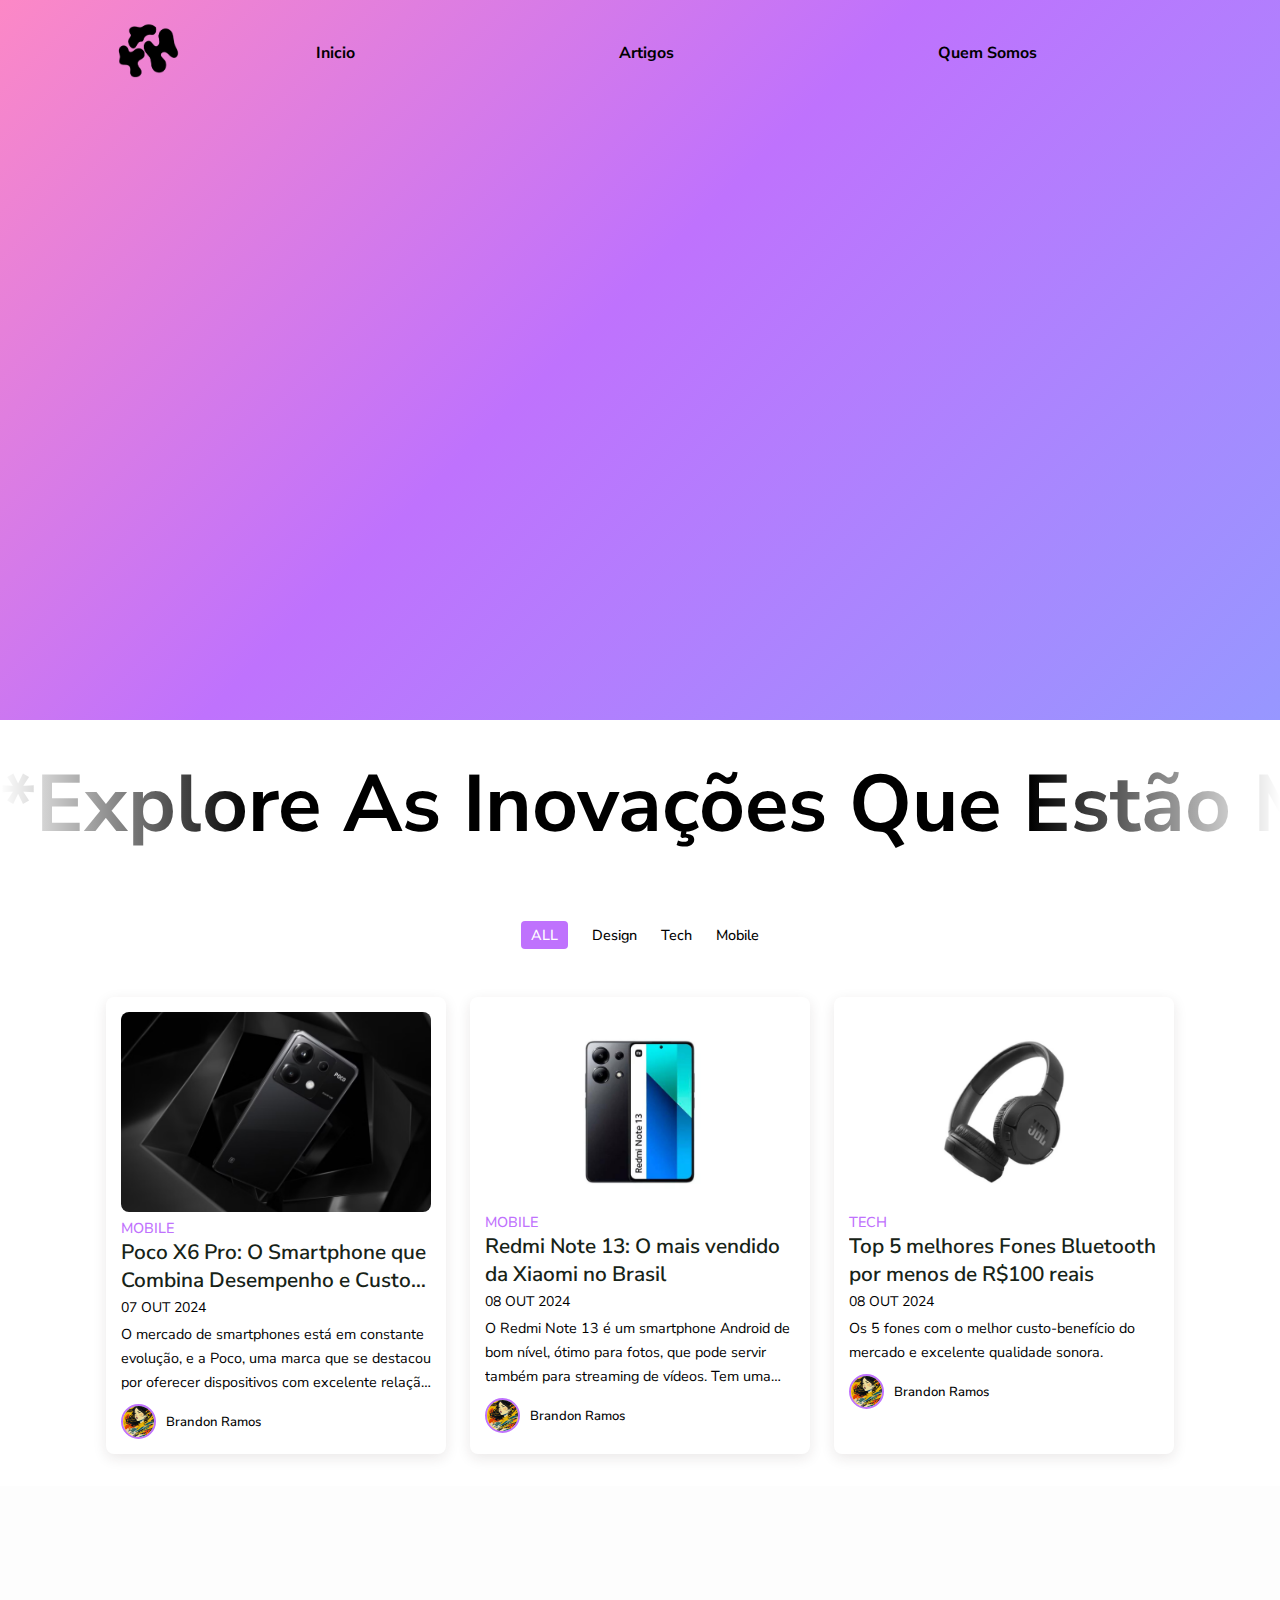
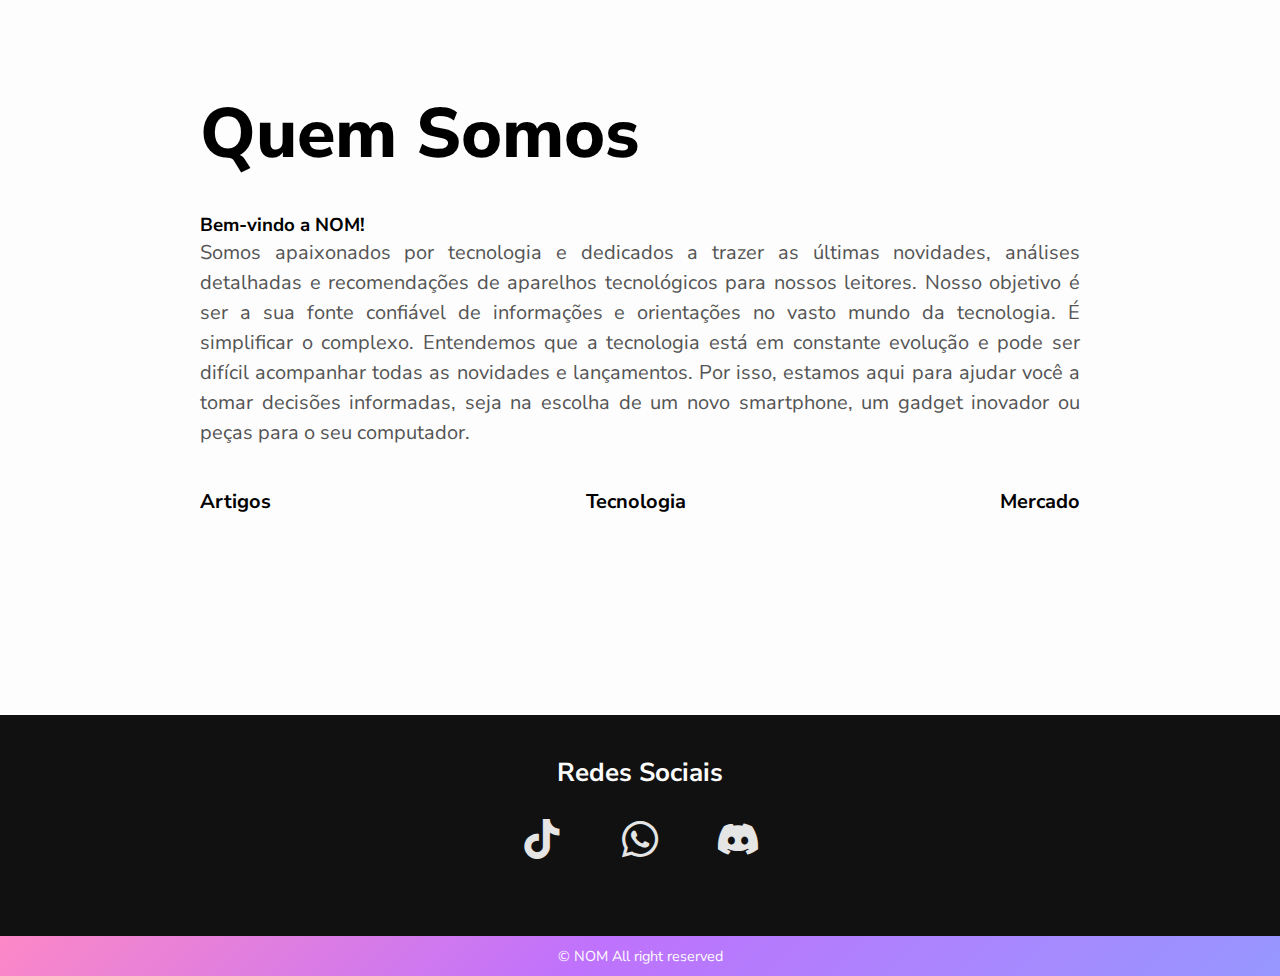
<file: index.html>
<!DOCTYPE html>
<html lang="pt-br">
  <head>
    <meta charset="UTF-8" />
    <meta name="viewport" content="width=device-width, initial-scale=1.0" />
    <link
      href="https://unpkg.com/boxicons@2.1.4/css/boxicons.min.css"
      rel="stylesheet"
    />
    <link rel="shortcut icon" href="logosBuy/logoNom.png" type="image/x-icon" />

    <link rel="stylesheet" href="buy.css" />
    <title>Nom</title>
  </head>
  <body>
    <header id="header">
      <div class="container">
        <div class="flex">
          <a href="index.html"
            ><img class="logo" src="logosBuy/logoNom.png" alt=""
          /></a>
          <nav>
            <ul>
              <li><a href="index.html">Inicio</a></li>
              <li><a href="#about-section">Artigos</a></li>
              <li><a href="#quem-somos">Quem Somos</a></li>
            </ul>
          </nav>

          <div class="mobile-menu-icon">
            <button onclick="menuShow()">
              <img class="icon" src="img/icons8-menu-48.svg" alt="" />
            </button>
          </div>
        </div>
        <!-- flex -->
        <div class="mobile-menu">
          <ul>
            <li><a href="index.html">Inicio</a></li>
            <li><a href="#about-section">Artigos</a></li>
            <li><a href="#quem-somos">Quem Somos</a></li>
          </ul>
        </div>
      </div>
      <!-- container -->
    </header>

    <section class="banner">
      <h1>Descubra novas tecnologias</h1>
      <h2>Fique por dentro das tendências e inovações</h2>
    </section>

    <div class="text">
      <div class="text-slide">
        <h1>
          *Explore as inovações que estão moldando o futuro, onde tecnologia e
          produtos se encontram para transformar experiências e impulsionar
          negócios
        </h1>
      </div>

      <div class="text-slide">
        <h1>
          *Explore as inovações que estão moldando o futuro, onde tecnologia e
          produtos se encontram para transformar experiências e impulsionar
          negócios
        </h1>
      </div>
    </div>

    <!-- Post filter -->
    <div class="post-filter container" id="about-section">
      <span class="filter-item active-filter" data-filter="all">ALL</span>
      <span class="filter-item" data-filter="design">Design</span>
      <span class="filter-item" data-filter="tech">Tech</span>
      <span class="filter-item" data-filter="mobile">Mobile</span>
    </div>
    <!-- Post -->
    <section class="post container">
      <!-- Post box1 -->
      <div class="post-box mobile">
        <img src="img/POCO-X6-10-800x450.avif" alt="" class="post-img" />
        <h2 class="category">Mobile</h2>
        <a href="PostsBlog/post-pagePocox6Pro.html" class="post-title">
          Poco X6 Pro: O Smartphone que Combina Desempenho e Custo-Benefício
        </a>
        <span class="post-date">07 Out 2024</span>
        <p class="description">
          O mercado de smartphones está em constante evolução, e a Poco, uma
          marca que se destacou por oferecer dispositivos com excelente relação
          custo-benefício, traz mais um modelo promissor: o Poco X6 Pro.
          Combinando desempenho robusto, design atraente e recursos inovadores,
          este smartphone é uma opção atrativa para quem busca qualidade sem
          estourar o orçamento.
        </p>
        <!-- profile -->
        <div class="profile">
          <img src="img/box1.jpg" alt="" class="profile-img" />
          <span class="profile-name">Brandon Ramos</span>
        </div>
      </div>

      <!-- Post box2  -->
      <div class="post-box mobile">
        <img
          src="img/ReadmiNote13.png"
          alt=""
          class="post-img"
          style="
            width: 50%;
            display: flex;
            justify-content: center;
            align-items: center;
            margin: 0 auto;
          "
        />
        <h2 class="category">Mobile</h2>
        <a href="PostsBlog/post-pageReadmi13Pro.html" class="post-title">
          Redmi Note 13: O mais vendido da Xiaomi no Brasil
        </a>
        <span class="post-date">08 Out 2024</span>
        <p class="description">
          O Redmi Note 13 é um smartphone Android de bom nível, ótimo para
          fotos, que pode servir também para streaming de vídeos. Tem uma
          bateria OK e carregamento rápido.
        </p>
        <!-- profile -->
        <div class="profile">
          <img src="img/box1.jpg" alt="" class="profile-img" />
          <span class="profile-name">Brandon Ramos</span>
        </div>
      </div>

      <!-- Post box3  -->
      <div class="post-box tech">
        <img
          src="img/BT-510.png"
          alt=""
          class="post-img"
          style="
            width: 50%;
            display: flex;
            justify-content: center;
            align-items: center;
            margin: 0 auto;
          "
        />
        <h2 class="category">Tech</h2>
        <a href="PostsBlog/post-pageFonesBT.html" class="post-title">
          Top 5 melhores Fones Bluetooth por menos de R$100 reais
        </a>
        <span class="post-date">08 Out 2024</span>
        <p class="description">
          Os 5 fones com o melhor custo-benefício do mercado e excelente
          qualidade sonora.
        </p>
        <!-- profile -->
        <div class="profile">
          <img src="img/box1.jpg" alt="" class="profile-img" />
          <span class="profile-name">Brandon Ramos</span>
        </div>
      </div>
    </section>

    <div class="about-section" id="quem-somos">
      <div class="inner-container">
        <h2>Quem Somos</h2>
        <h3>Bem-vindo a NOM!</h3>
        <p class="text-about">
          Somos apaixonados por tecnologia e dedicados a trazer as últimas
          novidades, análises detalhadas e recomendações de aparelhos
          tecnológicos para nossos leitores. Nosso objetivo é ser a sua fonte
          confiável de informações e orientações no vasto mundo da tecnologia. É
          simplificar o complexo. Entendemos que a tecnologia está em constante
          evolução e pode ser difícil acompanhar todas as novidades e
          lançamentos. Por isso, estamos aqui para ajudar você a tomar decisões
          informadas, seja na escolha de um novo smartphone, um gadget inovador
          ou peças para o seu computador.
        </p>
        <div class="skills-about">
          <span>Artigos</span>
          <span>Tecnologia</span>
          <span>Mercado</span>
        </div>
      </div>
    </div>

    <div class="pre-footer">
      <h2>Redes Sociais</h2>
      <div class="pre-social-links">
        <a href=""><i class="bx bxl-tiktok"></i></a>
        <a href=""><i class="bx bxl-whatsapp"></i></a>
        <a href=""><i class="bx bxl-discord-alt"></i></a>
      </div>
    </div>
    <div class="footer">
      <p>&#169; NOM All right reserved</p>
    </div>

    <!-- JQuery link -->
    <script
      src="https://code.jquery.com/jquery-3.7.1.js"
      integrity="sha256-eKhayi8LEQwp4NKxN+CfCh+3qOVUtJn3QNZ0TciWLP4="
      crossorigin="anonymous"
    ></script>
    <!-- Js -->
    <script src="main.js"></script>
    <script src="index.js"></script>
  </body>
</html>
</file>
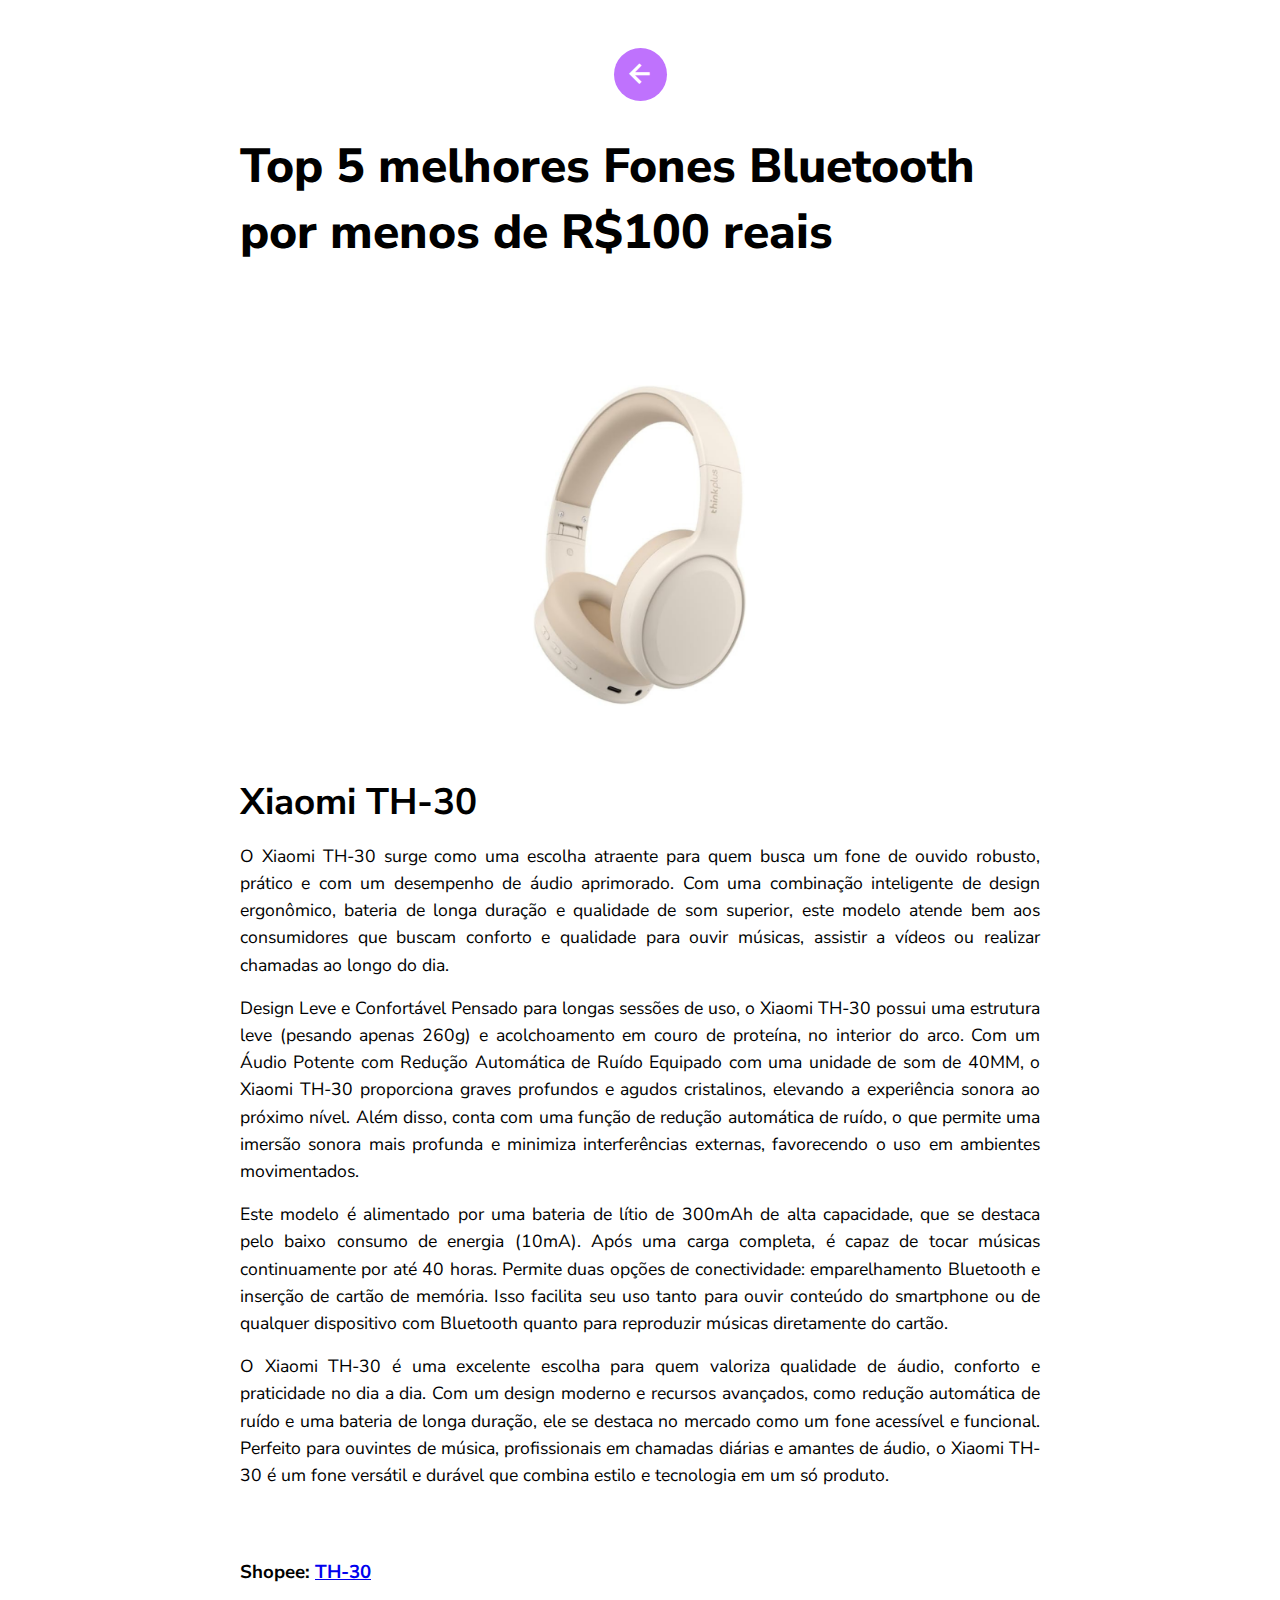
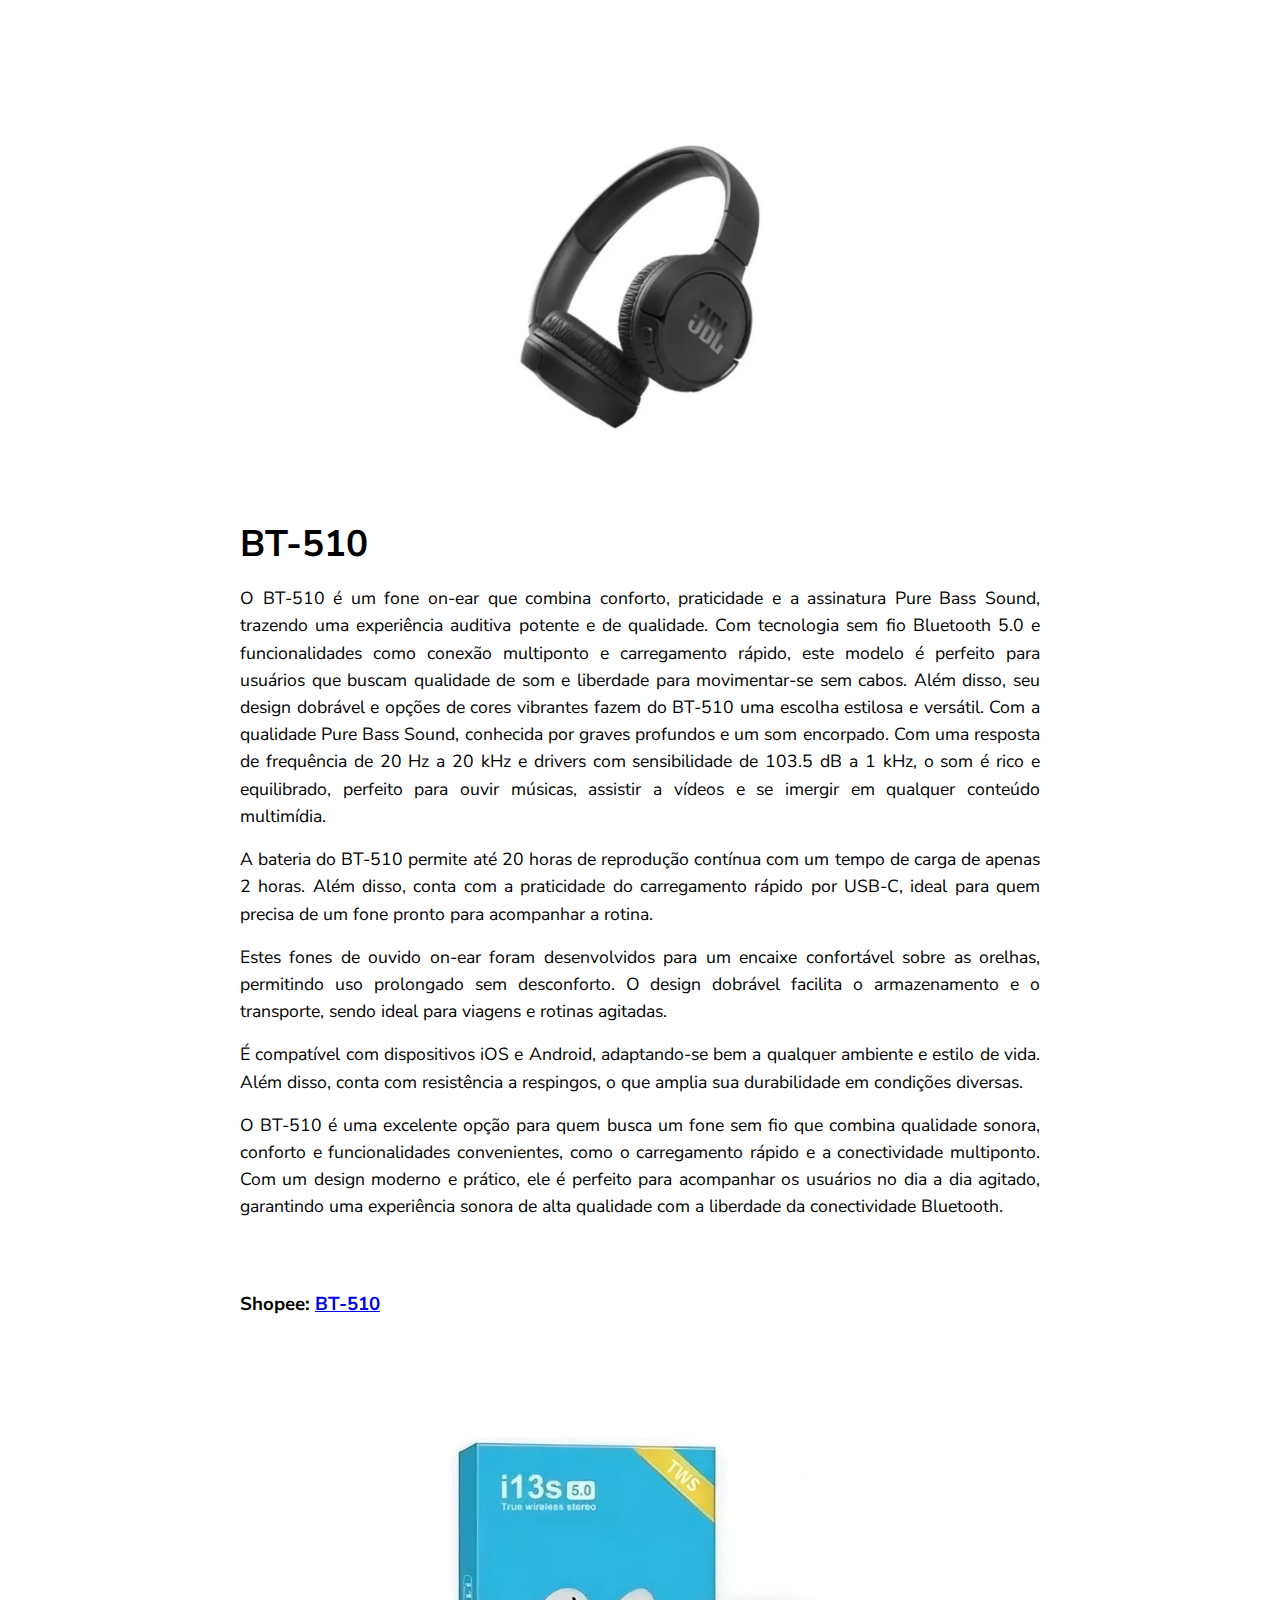
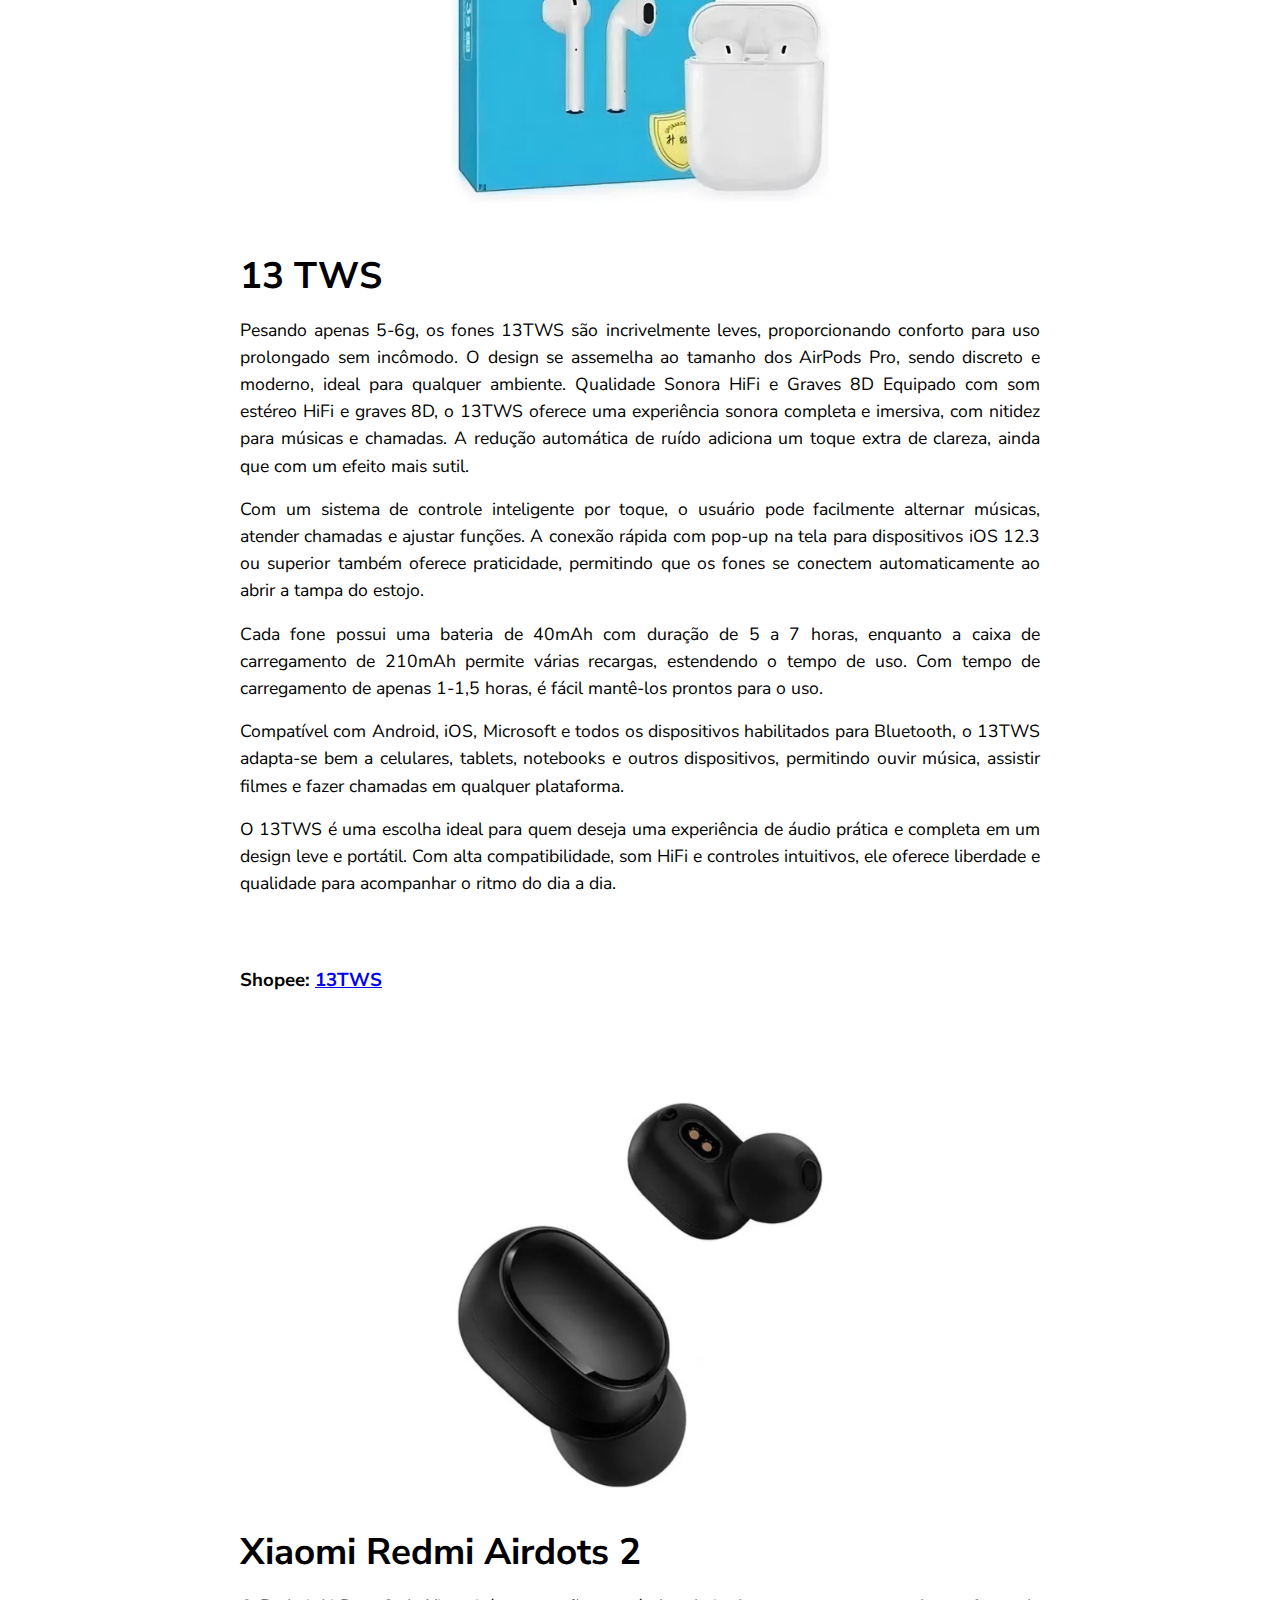
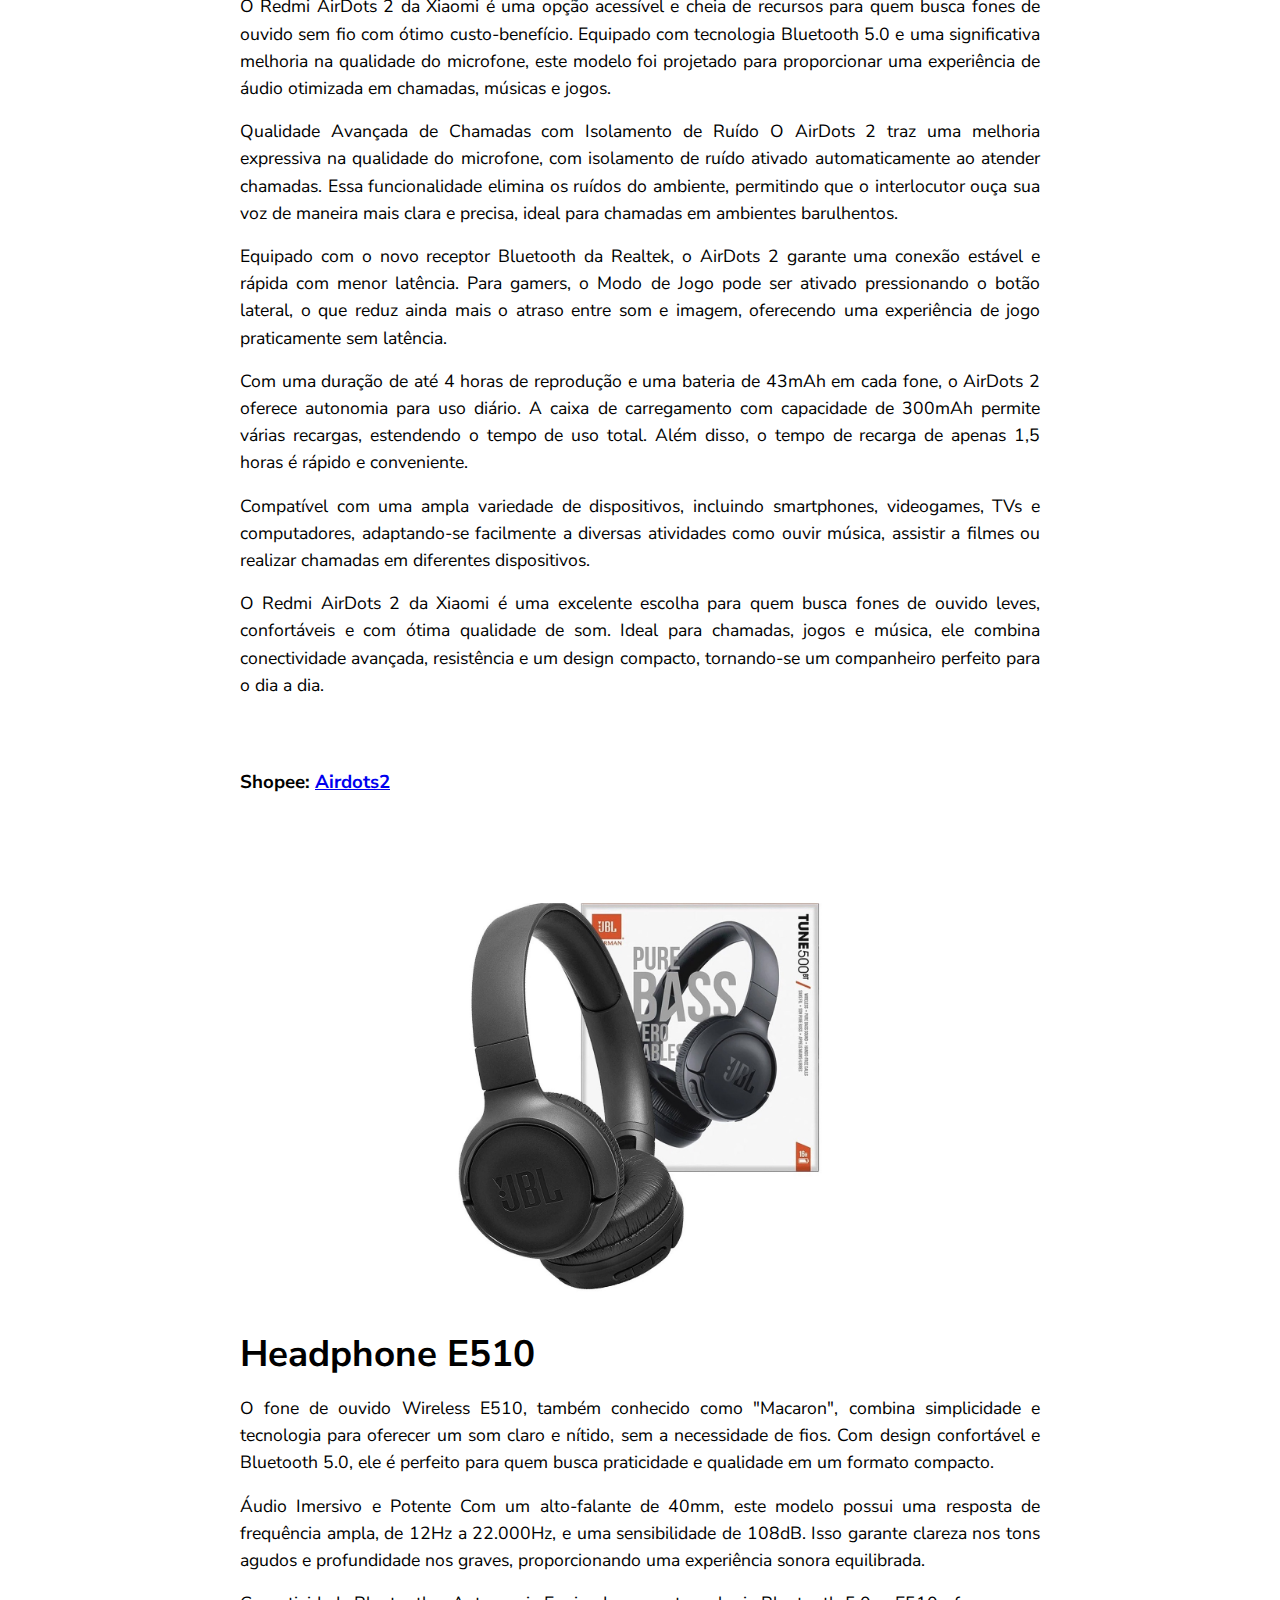
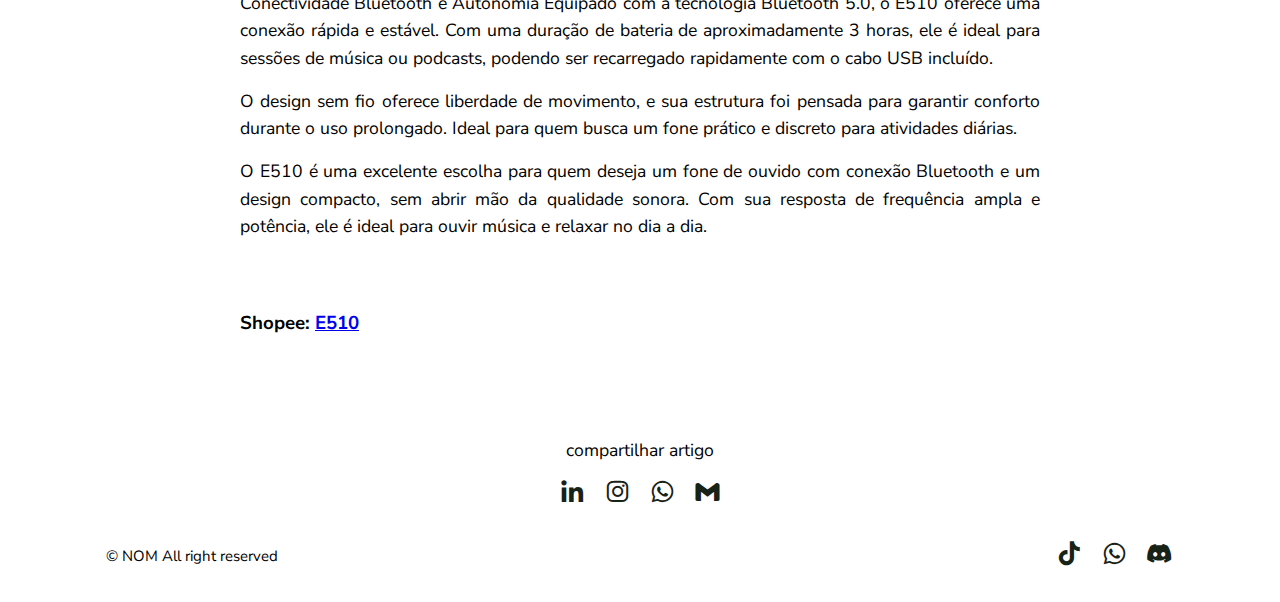
<file: PostsBlog/post-pageFonesBT.html>
<!DOCTYPE html>
<html lang="pt-br">
  <head>
    <meta charset="UTF-8" />
    <meta name="viewport" content="width=device-width, initial-scale=1.0" />
    <head>
      <meta
        property="og:title"
        content="Top 5 fones de ouvido Bluetooth ate R$80 reais"
      />
      <meta
        property="og:description"
        content="Confira este post aqui:http://127.0.0.1:5501/PostsBlog/post-pagePocox6Pro.html"
      />
      <meta property="og:image" content="./../img/box1.jpg" />
      <meta
        property="og:url"
        content="http://127.0.0.1:5501/PostsBlog/post-pageFonesBT.html"
      />
    </head>

    <link rel="stylesheet" href="./../buy.css" />
    <link
      rel="shortcut icon"
      href="/logosBuy/logoNom.png"
      type="image/x-icon"
    />
    <link
      href="https://unpkg.com/boxicons@2.1.4/css/boxicons.min.css"
      rel="stylesheet"
    />
    <title>Nom</title>
  </head>
  <body>
    <!-- Post content -->
    <section class="post-header">
      <div class="header-content post-container">
        <!-- back to home -->
        <a href="./../index.html" class="back-home"
          ><i class="bx bx-left-arrow-alt"></i
        ></a>
        <!-- title -->
        <h1 class="header-title" style="margin-bottom: -4rem; width: 100%">
          Top 5 melhores Fones Bluetooth por menos de R$100 reais
        </h1>
        <!-- Post Image -->
      </div>
    </section>

    <!-- Post -->

    <section class="post-content post-container">
      <div class="header-content post-container">
        <img
          src="/img/TH-30.png"
          alt=""
          class="header-img"
          style="
            margin: 2rem;
            background-size: cover;
            width: 400px;
            height: 400px;
          "
        />
      </div>
      <h2 class="sub-heading">Xiaomi TH-30</h2>
      <p class="post-text">
        O Xiaomi TH-30 surge como uma escolha atraente para quem busca um fone
        de ouvido robusto, prático e com um desempenho de áudio aprimorado. Com
        uma combinação inteligente de design ergonômico, bateria de longa
        duração e qualidade de som superior, este modelo atende bem aos
        consumidores que buscam conforto e qualidade para ouvir músicas,
        assistir a vídeos ou realizar chamadas ao longo do dia.
      </p>
      <p class="post-text">
        Design Leve e Confortável Pensado para longas sessões de uso, o Xiaomi
        TH-30 possui uma estrutura leve (pesando apenas 260g) e acolchoamento em
        couro de proteína, no interior do arco. Com um Áudio Potente com Redução
        Automática de Ruído Equipado com uma unidade de som de 40MM, o Xiaomi
        TH-30 proporciona graves profundos e agudos cristalinos, elevando a
        experiência sonora ao próximo nível. Além disso, conta com uma função de
        redução automática de ruído, o que permite uma imersão sonora mais
        profunda e minimiza interferências externas, favorecendo o uso em
        ambientes movimentados.
      </p>
      <p class="post-text">
        Este modelo é alimentado por uma bateria de lítio de 300mAh de alta
        capacidade, que se destaca pelo baixo consumo de energia (10mA). Após
        uma carga completa, é capaz de tocar músicas continuamente por até 40
        horas. Permite duas opções de conectividade: emparelhamento Bluetooth e
        inserção de cartão de memória. Isso facilita seu uso tanto para ouvir
        conteúdo do smartphone ou de qualquer dispositivo com Bluetooth quanto
        para reproduzir músicas diretamente do cartão.
      </p>
      <p class="post-text">
        O Xiaomi TH-30 é uma excelente escolha para quem valoriza qualidade de
        áudio, conforto e praticidade no dia a dia. Com um design moderno e
        recursos avançados, como redução automática de ruído e uma bateria de
        longa duração, ele se destaca no mercado como um fone acessível e
        funcional. Perfeito para ouvintes de música, profissionais em chamadas
        diárias e amantes de áudio, o Xiaomi TH-30 é um fone versátil e durável
        que combina estilo e tecnologia em um só produto.
      </p>
      <h3>
        Shopee:
        <a href="https://s.shopee.com.br/8KXwUPInkf" style="text-decoration: underline"
          > TH-30</a
        >
      </h3>

      <div class="header-content post-container">
        <img
          src="/img/BT-510.png"
          alt=""
          class="header-img"
          style="
            margin: 2rem;
            background-size: cover;
            width: 400px;
            height: 400px;
          "
        />
      </div>
      <h2 class="sub-heading">BT-510</h2>
      <p class="post-text">
        O BT-510 é um fone on-ear que combina conforto, praticidade e a
        assinatura Pure Bass Sound, trazendo uma experiência auditiva potente e
        de qualidade. Com tecnologia sem fio Bluetooth 5.0 e funcionalidades
        como conexão multiponto e carregamento rápido, este modelo é perfeito
        para usuários que buscam qualidade de som e liberdade para movimentar-se
        sem cabos. Além disso, seu design dobrável e opções de cores vibrantes
        fazem do BT-510 uma escolha estilosa e versátil. Com a qualidade Pure
        Bass Sound, conhecida por graves profundos e um som encorpado. Com uma
        resposta de frequência de 20 Hz a 20 kHz e drivers com sensibilidade de
        103.5 dB a 1 kHz, o som é rico e equilibrado, perfeito para ouvir
        músicas, assistir a vídeos e se imergir em qualquer conteúdo multimídia.
      </p>
      <p class="post-text">
        A bateria do BT-510 permite até 20 horas de reprodução contínua com um
        tempo de carga de apenas 2 horas. Além disso, conta com a praticidade do
        carregamento rápido por USB-C, ideal para quem precisa de um fone pronto
        para acompanhar a rotina.
      </p>
      <p class="post-text">
        Estes fones de ouvido on-ear foram desenvolvidos para um encaixe
        confortável sobre as orelhas, permitindo uso prolongado sem desconforto.
        O design dobrável facilita o armazenamento e o transporte, sendo ideal
        para viagens e rotinas agitadas.
      </p>
      <p class="post-text">
        É compatível com dispositivos iOS e Android, adaptando-se bem a qualquer
        ambiente e estilo de vida. Além disso, conta com resistência a
        respingos, o que amplia sua durabilidade em condições diversas.
      </p>
      <p class="post-text">
        O BT-510 é uma excelente opção para quem busca um fone sem fio que
        combina qualidade sonora, conforto e funcionalidades convenientes, como
        o carregamento rápido e a conectividade multiponto. Com um design
        moderno e prático, ele é perfeito para acompanhar os usuários no dia a
        dia agitado, garantindo uma experiência sonora de alta qualidade com a
        liberdade da conectividade Bluetooth.
      </p>
      <h3>
        Shopee:
        <a href="https://s.shopee.com.br/1g12Y03t6C" style="text-decoration: underline"
          > BT-510</a
        >
      </h3>

      <div class="header-content post-container">
        <img
          src="/img/13tws.webp"
          alt=""
          class="header-img"
          style="
            margin: 2rem;
            background-size: cover;
            width: 400px;
            height: 400px;
          "
        />
      </div>
      <h2 class="sub-heading">13 TWS</h2>
      <p class="post-text">
        Pesando apenas 5-6g, os fones 13TWS são incrivelmente leves,
        proporcionando conforto para uso prolongado sem incômodo. O design se
        assemelha ao tamanho dos AirPods Pro, sendo discreto e moderno, ideal
        para qualquer ambiente. Qualidade Sonora HiFi e Graves 8D Equipado com
        som estéreo HiFi e graves 8D, o 13TWS oferece uma experiência sonora
        completa e imersiva, com nitidez para músicas e chamadas. A redução
        automática de ruído adiciona um toque extra de clareza, ainda que com um
        efeito mais sutil.
      </p>
      <p class="post-text">
        Com um sistema de controle inteligente por toque, o usuário pode
        facilmente alternar músicas, atender chamadas e ajustar funções. A
        conexão rápida com pop-up na tela para dispositivos iOS 12.3 ou superior
        também oferece praticidade, permitindo que os fones se conectem
        automaticamente ao abrir a tampa do estojo.
      </p>
      <p class="post-text">
        Cada fone possui uma bateria de 40mAh com duração de 5 a 7 horas,
        enquanto a caixa de carregamento de 210mAh permite várias recargas,
        estendendo o tempo de uso. Com tempo de carregamento de apenas 1-1,5
        horas, é fácil mantê-los prontos para o uso.
      </p>
      <p class="post-text">
        Compatível com Android, iOS, Microsoft e todos os dispositivos
        habilitados para Bluetooth, o 13TWS adapta-se bem a celulares, tablets,
        notebooks e outros dispositivos, permitindo ouvir música, assistir
        filmes e fazer chamadas em qualquer plataforma.
      </p>
      <p class="post-text">
        O 13TWS é uma escolha ideal para quem deseja uma experiência de áudio
        prática e completa em um design leve e portátil. Com alta
        compatibilidade, som HiFi e controles intuitivos, ele oferece liberdade
        e qualidade para acompanhar o ritmo do dia a dia.
      </p>
      <h3>
        Shopee:
        <a href="https://s.shopee.com.br/2ftZjmEYHh" style="text-decoration: underline"
          > 13TWS</a
        >
      </h3>

      <div class="header-content post-container">
        <img
          src="/img/airdots2.jpg"
          alt=""
          class="header-img"
          style="
            margin: 2rem;
            background-size: cover;
            width: 400px;
            height: 400px;
          "
        />
      </div>
      <h2 class="sub-heading">Xiaomi Redmi Airdots 2</h2>
      <p class="post-text">
        O Redmi AirDots 2 da Xiaomi é uma opção acessível e cheia de recursos para quem busca fones de ouvido sem fio com ótimo custo-benefício. Equipado com tecnologia Bluetooth 5.0 e uma significativa melhoria na qualidade do microfone, este modelo foi projetado para proporcionar uma experiência de áudio otimizada em chamadas, músicas e jogos.
      </p>
      <p class="post-text">
        Qualidade Avançada de Chamadas com Isolamento de Ruído O AirDots 2 traz uma melhoria expressiva na qualidade do microfone, com isolamento de ruído ativado automaticamente ao atender chamadas. Essa funcionalidade elimina os ruídos do ambiente, permitindo que o interlocutor ouça sua voz de maneira mais clara e precisa, ideal para chamadas em ambientes barulhentos.
      </p>
      <p class="post-text">
        Equipado com o novo receptor Bluetooth da Realtek, o AirDots 2 garante uma conexão estável e rápida com menor latência. Para gamers, o Modo de Jogo pode ser ativado pressionando o botão lateral, o que reduz ainda mais o atraso entre som e imagem, oferecendo uma experiência de jogo praticamente sem latência.
      </p>
      <p class="post-text">
        Com uma duração de até 4 horas de reprodução e uma bateria de 43mAh em cada fone, o AirDots 2 oferece autonomia para uso diário. A caixa de carregamento com capacidade de 300mAh permite várias recargas, estendendo o tempo de uso total. Além disso, o tempo de recarga de apenas 1,5 horas é rápido e conveniente.
      </p>
      <p class="post-text">
        Compatível com uma ampla variedade de dispositivos, incluindo smartphones, videogames, TVs e computadores, adaptando-se facilmente a diversas atividades como ouvir música, assistir a filmes ou realizar chamadas em diferentes dispositivos.
      </p>
      <p class="post-text">
        O Redmi AirDots 2 da Xiaomi é uma excelente escolha para quem busca fones de ouvido leves, confortáveis e com ótima qualidade de som. Ideal para chamadas, jogos e música, ele combina conectividade avançada, resistência e um design compacto, tornando-se um companheiro perfeito para o dia a dia.
      </p>
      <h3>
        Shopee:
        <a href="https://s.shopee.com.br/2ftZjEx5Hf" style="text-decoration: underline"
          > Airdots2</a
        >
      </h3>

      <div class="header-content post-container">
        <img
          src="/img/Headphone e510.jpeg"
          alt=""
          class="header-img"
          style="
            margin: 2rem;
            background-size: cover;
            width: 400px;
            height: 400px;
          "
        />
      </div>
      <h2 class="sub-heading">Headphone E510</h2>
      <p class="post-text">
        O fone de ouvido Wireless E510, também conhecido como "Macaron", combina simplicidade e tecnologia para oferecer um som claro e nítido, sem a necessidade de fios. Com design confortável e Bluetooth 5.0, ele é perfeito para quem busca praticidade e qualidade em um formato compacto.
      </p>
      <p class="post-text">
        Áudio Imersivo e Potente Com um alto-falante de 40mm, este modelo possui uma resposta de frequência ampla, de 12Hz a 22.000Hz, e uma sensibilidade de 108dB. Isso garante clareza nos tons agudos e profundidade nos graves, proporcionando uma experiência sonora equilibrada.
      </p>

      <p class="post-text">
        Conectividade Bluetooth e Autonomia Equipado com a tecnologia Bluetooth 5.0, o E510 oferece uma conexão rápida e estável. Com uma duração de bateria de aproximadamente 3 horas, ele é ideal para sessões de música ou podcasts, podendo ser recarregado rapidamente com o cabo USB incluído.
      </p>
      <p class="post-text">
        O design sem fio oferece liberdade de movimento, e sua estrutura foi pensada para garantir conforto durante o uso prolongado. Ideal para quem busca um fone prático e discreto para atividades diárias.
      </p>
      <p class="post-text">
        O E510 é uma excelente escolha para quem deseja um fone de ouvido com conexão Bluetooth e um design compacto, sem abrir mão da qualidade sonora. Com sua resposta de frequência ampla e potência, ele é ideal para ouvir música e relaxar no dia a dia.
      </p>

      <h3>Shopee:
        <a href="https://s.shopee.com.br/BCEklUAkf" style="text-decoration: underline"
          > E510</a
        >
      </h3>
    </section>
    <!-- Share -->
    <div class="share post-container">
      <span class="share-title">compartilhar artigo</span>
      <div class="social">
        <a
          href="https://www.linkedin.com/sharing/share-offsite/?url=http://127.0.0.1:5501/PostsBlog/post-pagePocox6Pro.html"
          target="_blank"
        >
          <i class="bx bxl-linkedin"></i>
        </a>
        <a
          href="https://www.instagram.com/?url=http://127.0.0.1:5501/PostsBlog/post-pagePocox6Pro.html"
          target="_blank"
        >
          <i class="bx bxl-instagram"></i>
        </a>
        <a
          href="https://wa.me/?text=Confira%20este%20post%20aqui:%20http://127.0.0.1:5501/PostsBlog/post-pagePocox6Pro.html"
          target="_blank"
        >
          <i class="bx bxl-whatsapp"></i>
        </a>

        <a
          href="mailto:?subject=Confira%20este%20post&body=Eu%20encontrai%20um%20post%20interessante!%20Confira%20aqui:%20http://127.0.0.1:5501/PostsBlog/post-pagePocox6Pro.html"
          target="_blank"
        >
          <i class="bx bxl-gmail"></i>
        </a>
      </div>
    </div>
    <!-- Footer -->
    <div class="footer2 container">
      <p>&#169; NOM All right reserved</p>
      <div class="social">
        <a href=""><i class="bx bxl-tiktok"></i></a>
        <a href=""><i class="bx bxl-whatsapp"></i></a>
        <a href=""><i class="bx bxl-discord-alt"></i></a>
      </div>
    </div>

    <!-- JQuery link -->
    <script
      src="https://code.jquery.com/jquery-3.7.1.js"
      integrity="sha256-eKhayi8LEQwp4NKxN+CfCh+3qOVUtJn3QNZ0TciWLP4="
      crossorigin="anonymous"
    ></script>
    <!-- Js -->
    <script src="/main.js"></script>
  </body>
</html>
</file>
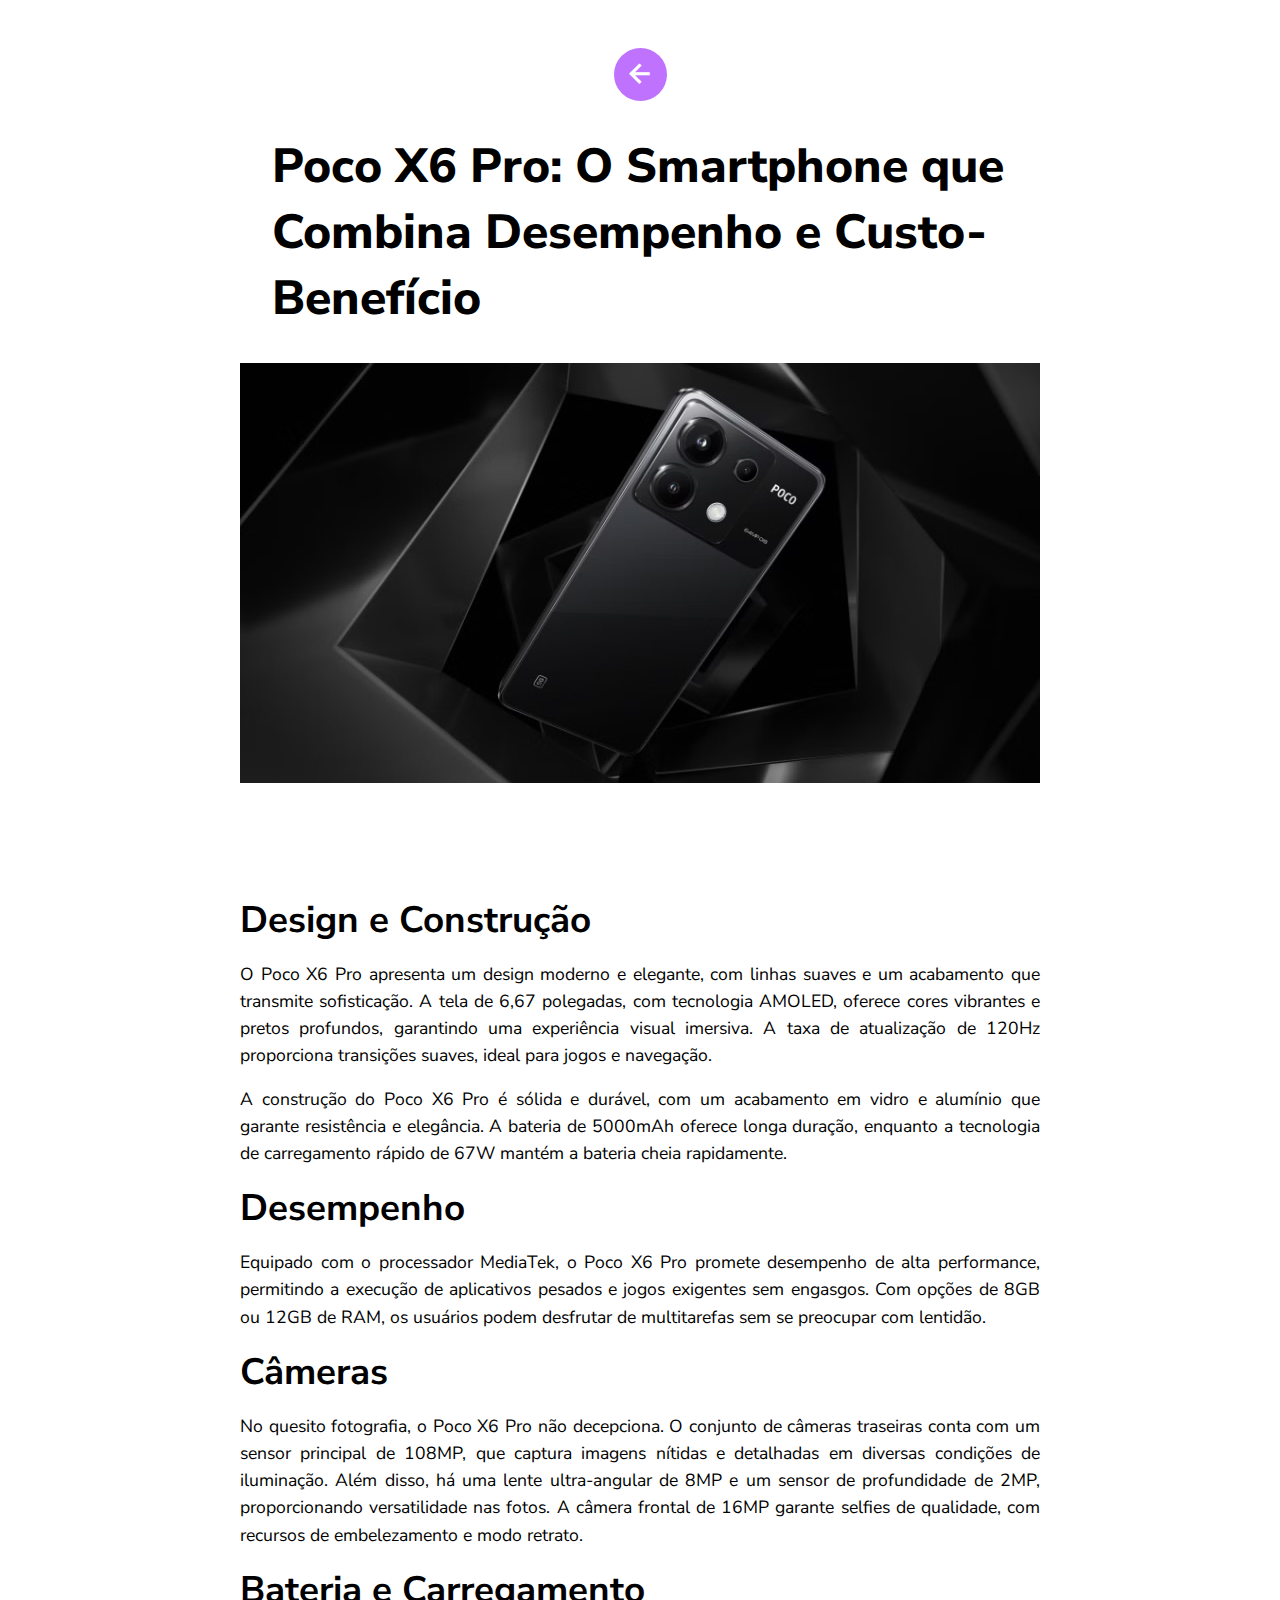
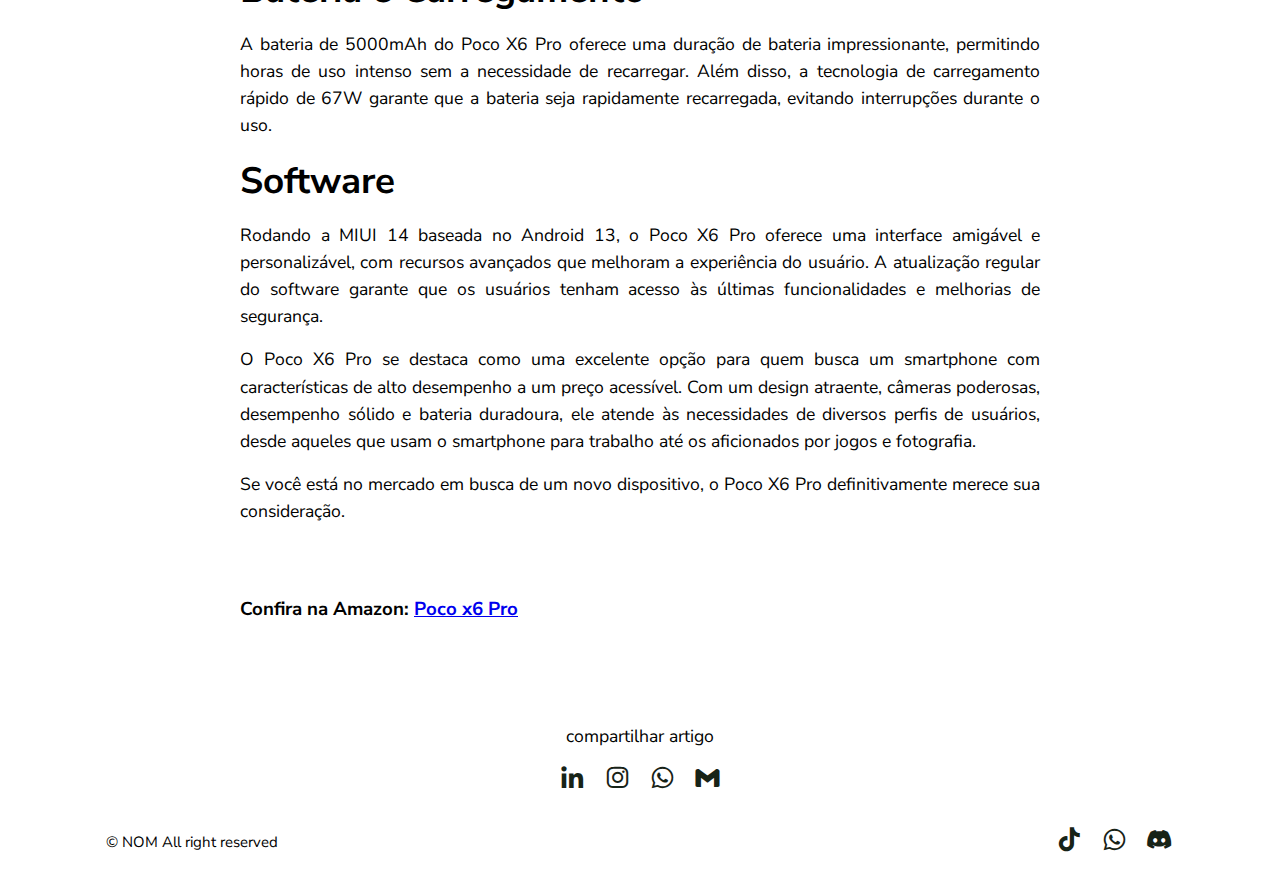
<file: PostsBlog/post-pagePocox6Pro.html>
<!DOCTYPE html>
<html lang="pt-br">
  <head>
    <meta charset="UTF-8" />
    <meta name="viewport" content="width=device-width, initial-scale=1.0" />
    <head>
      <meta
        property="og:title"
        content="Poco X6 Pro: O Smartphone que Combina Desempenho e Custo-Benefício"
      />
      <meta
        property="og:description"
        content="Confira este post aqui:http://127.0.0.1:5501/PostsBlog/post-pagePocox6Pro.html"
      />
      <meta property="og:image" content="./../img/box1.jpg" />
      <meta
        property="og:url"
        content="http://127.0.0.1:5501/PostsBlog/post-pagePocox6Pro.html"
      />
    </head>

    <link rel="stylesheet" href="./../buy.css" />
    <link
      rel="shortcut icon"
      href="/logosBuy/logoNom.png"
      type="image/x-icon"
    />
    <link
      href="https://unpkg.com/boxicons@2.1.4/css/boxicons.min.css"
      rel="stylesheet"
    />
    <title>Nom</title>
  </head>
  <body>
    <!-- Post content -->
    <section class="post-header">
      <div class="header-content post-container">
        <!-- back to home -->
        <a href="./../index.html" class="back-home"
          ><i class="bx bx-left-arrow-alt"></i
        ></a>
        <!-- title -->
        <h1 class="header-title">
          Poco X6 Pro: O Smartphone que Combina Desempenho e Custo-Benefício
        </h1>
        <!-- Post Image -->
        <img src="/img/POCO-X6-10-800x450.avif" alt="" class="header-img" />
      </div>
    </section>

    <!-- Post -->
    <section class="post-content post-container">
      <h2 class="sub-heading">Design e Construção</h2>
      <p class="post-text">
        O Poco X6 Pro apresenta um design moderno e elegante, com linhas suaves
        e um acabamento que transmite sofisticação. A tela de 6,67 polegadas,
        com tecnologia AMOLED, oferece cores vibrantes e pretos profundos,
        garantindo uma experiência visual imersiva. A taxa de atualização de
        120Hz proporciona transições suaves, ideal para jogos e navegação.
      </p>
      <p class="post-text">
        A construção do Poco X6 Pro é sólida e durável, com um acabamento em
        vidro e alumínio que garante resistência e elegância. A bateria de
        5000mAh oferece longa duração, enquanto a tecnologia de carregamento
        rápido de 67W mantém a bateria cheia rapidamente.
      </p>
      <h2 class="sub-heading">Desempenho</h2>
      <p class="post-text">
        Equipado com o processador MediaTek, o Poco X6 Pro
        promete desempenho de alta performance, permitindo a execução de
        aplicativos pesados e jogos exigentes sem engasgos. Com opções de 8GB ou
        12GB de RAM, os usuários podem desfrutar de multitarefas sem se
        preocupar com lentidão.
      </p>
      <h2 class="sub-heading">Câmeras</h2>
      <p class="post-text">
        No quesito fotografia, o Poco X6 Pro não decepciona. O conjunto de
        câmeras traseiras conta com um sensor principal de 108MP, que captura
        imagens nítidas e detalhadas em diversas condições de iluminação. Além
        disso, há uma lente ultra-angular de 8MP e um sensor de profundidade de
        2MP, proporcionando versatilidade nas fotos. A câmera frontal de 16MP
        garante selfies de qualidade, com recursos de embelezamento e modo
        retrato.
      </p>
      <h2 class="sub-heading">Bateria e Carregamento</h2>
      <p class="post-text">
        A bateria de 5000mAh do Poco X6 Pro oferece uma duração de bateria
        impressionante, permitindo horas de uso intenso sem a necessidade de
        recarregar. Além disso, a tecnologia de carregamento rápido de 67W
        garante que a bateria seja rapidamente recarregada, evitando
        interrupções durante o uso.
      </p>
      <h2 class="sub-heading">Software</h2>
      <p class="post-text">
        Rodando a MIUI 14 baseada no Android 13, o Poco X6 Pro oferece uma
        interface amigável e personalizável, com recursos avançados que melhoram
        a experiência do usuário. A atualização regular do software garante que
        os usuários tenham acesso às últimas funcionalidades e melhorias de
        segurança.
      </p>
      <p class="post-text">
        O Poco X6 Pro se destaca como uma excelente opção para quem busca um
        smartphone com características de alto desempenho a um preço acessível.
        Com um design atraente, câmeras poderosas, desempenho sólido e bateria
        duradoura, ele atende às necessidades de diversos perfis de usuários,
        desde aqueles que usam o smartphone para trabalho até os aficionados por
        jogos e fotografia.
      </p>

      <p class="post-text">
        Se você está no mercado em busca de um novo dispositivo, o Poco X6 Pro
        definitivamente merece sua consideração.
      </p>

      <h3>Confira na Amazon: <a href="https://amzn.to/3zX12b6" style="text-decoration:underline;">Poco x6 Pro</a></h3>
    </section>
    <!-- Share -->
    <div class="share post-container">
      <span class="share-title">compartilhar artigo</span>
      <div class="social">
        <a
          href="https://www.linkedin.com/sharing/share-offsite/?url=http://127.0.0.1:5501/PostsBlog/post-pagePocox6Pro.html"
          target="_blank"
        >
          <i class="bx bxl-linkedin"></i>
        </a>
        <a
          href="https://www.instagram.com/?url=http://127.0.0.1:5501/PostsBlog/post-pagePocox6Pro.html"
          target="_blank"
        >
          <i class="bx bxl-instagram"></i>
        </a>
        <a
          href="https://wa.me/?text=Confira%20este%20post%20aqui:%20http://127.0.0.1:5501/PostsBlog/post-pagePocox6Pro.html"
          target="_blank"
        >
          <i class="bx bxl-whatsapp"></i>
        </a>

        <a
          href="mailto:?subject=Confira%20este%20post&body=Eu%20encontrai%20um%20post%20interessante!%20Confira%20aqui:%20http://127.0.0.1:5501/PostsBlog/post-pagePocox6Pro.html"
          target="_blank"
        >
          <i class="bx bxl-gmail"></i> 
        </a>
      </div>
    </div>
    <!-- Footer -->
    <div class="footer2 container">
      <p>&#169; NOM All right reserved</p>
      <div class="social">
        <a href=""><i class="bx bxl-tiktok"></i></a>
        <a href=""><i class="bx bxl-whatsapp"></i></a>
        <a href=""><i class='bx bxl-discord-alt'></i></a>
      </div>
    </div>

    <!-- JQuery link -->
    <script
      src="https://code.jquery.com/jquery-3.7.1.js"
      integrity="sha256-eKhayi8LEQwp4NKxN+CfCh+3qOVUtJn3QNZ0TciWLP4="
      crossorigin="anonymous"
    ></script>
    <!-- Js -->
    <script src="/main.js"></script>
  </body>
</html>
</file>
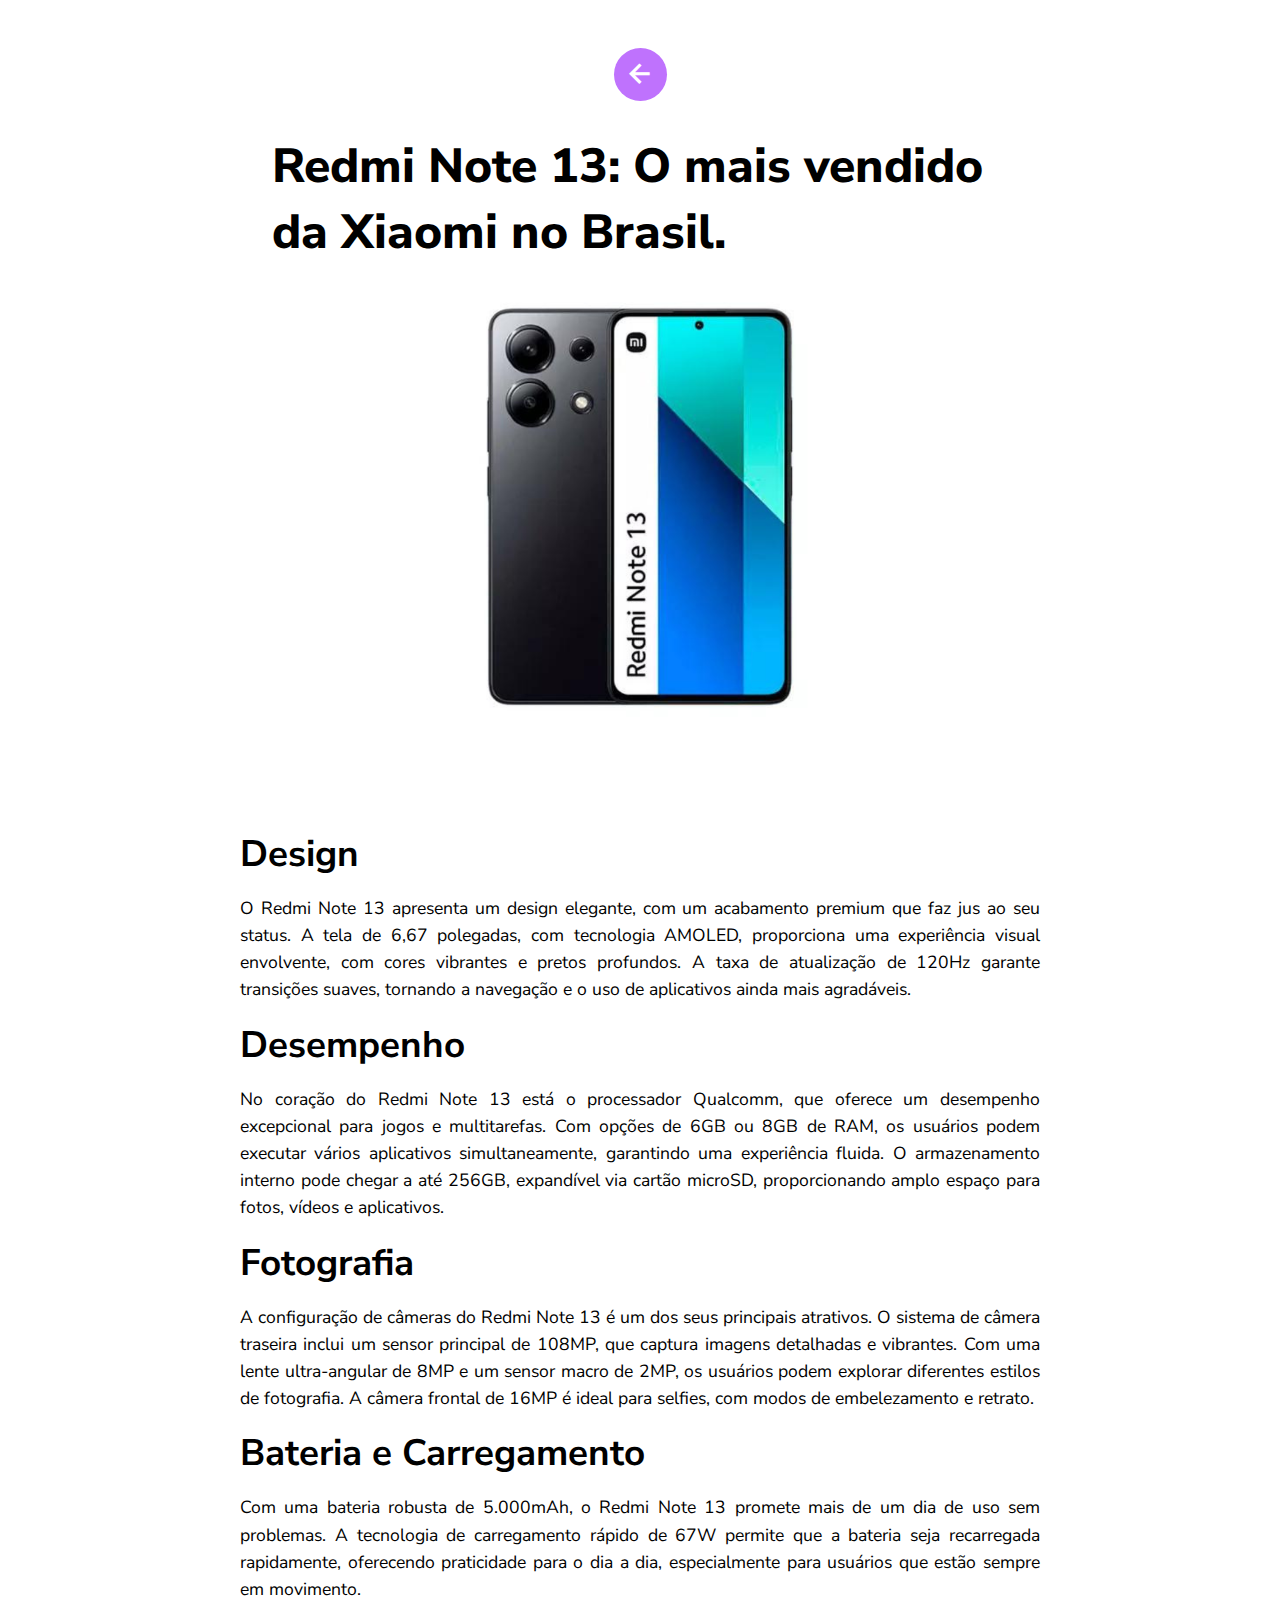
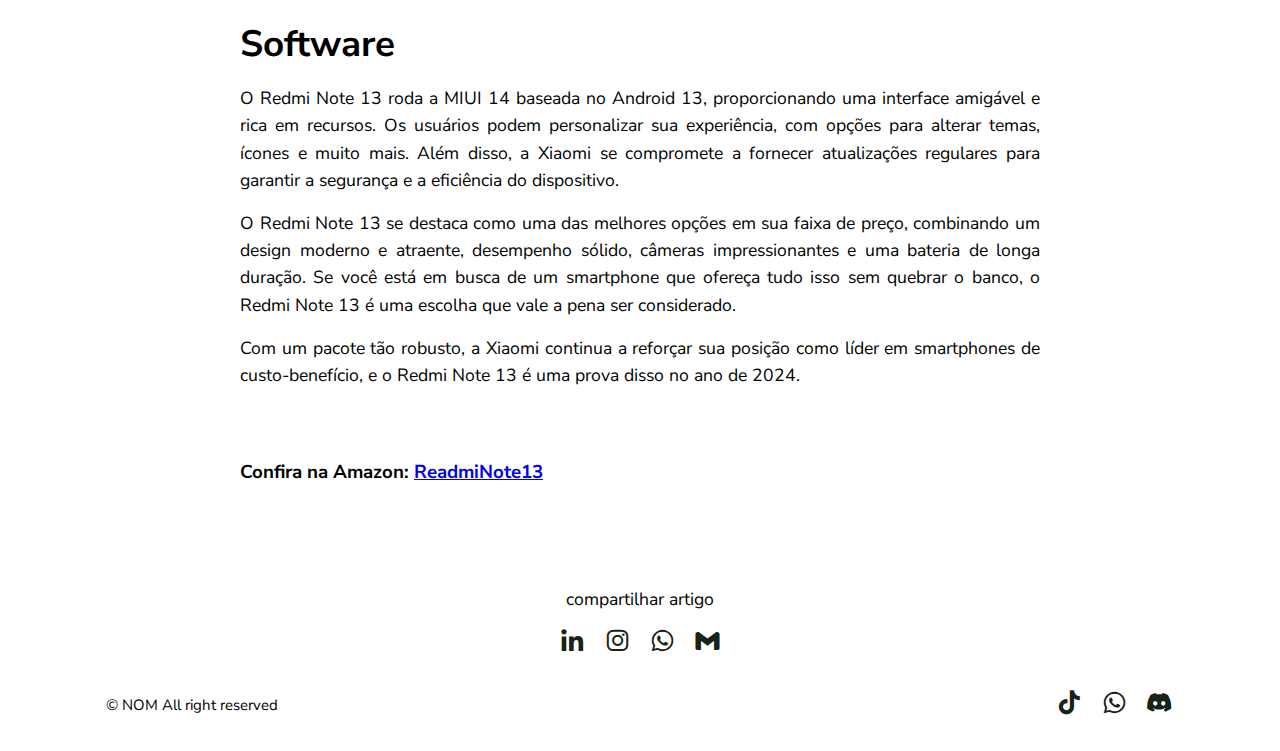
<file: PostsBlog/post-pageReadmi13Pro.html>
<!DOCTYPE html>
<html lang="pt-br">
  <head>
    <meta charset="UTF-8" />
    <meta name="viewport" content="width=device-width, initial-scale=1.0" />
    <link rel="stylesheet" href="./../buy.css" />
    <link rel="shortcut icon" href="/logosBuy/logoNom.png" type="image/x-icon" />
    <link
      href="https://unpkg.com/boxicons@2.1.4/css/boxicons.min.css"
      rel="stylesheet"
    />
    <title>Nom</title>
  </head>
  <body>
    <!-- Post content -->
    <section class="post-header">
      <div class="header-content post-container">
        <!-- back to home -->
        <a href="./../index.html" class="back-home"
          ><i class="bx bx-left-arrow-alt"></i
        ></a>
        <!-- title -->
        <h1 class="header-title">
          Redmi Note 13: O mais vendido da Xiaomi no Brasil.
        </h1>
        <!-- Post Image -->
        <img src="/img/ReadmiNote13.png" alt="" class="header-img" style="width: 70%;"/>
      </div>
    </section>

    <!-- Post -->
    <section class="post-content post-container">
      <h2 class="sub-heading">Design</h2>
      <p class="post-text">
        O Redmi Note 13 apresenta um design elegante, com um acabamento premium que faz jus ao seu status. A tela de 6,67 polegadas, com tecnologia AMOLED, proporciona uma experiência visual envolvente, com cores vibrantes e pretos profundos. A taxa de atualização de 120Hz garante transições suaves, tornando a navegação e o uso de aplicativos ainda mais agradáveis. 
      </p>
      <h2 class="sub-heading">Desempenho</h2>
      <p class="post-text">
        No coração do Redmi Note 13 está o processador Qualcomm, que oferece um desempenho excepcional para jogos e multitarefas. Com opções de 6GB ou 8GB de RAM, os usuários podem executar vários aplicativos simultaneamente, garantindo uma experiência fluida. O armazenamento interno pode chegar a até 256GB, expandível via cartão microSD, proporcionando amplo espaço para fotos, vídeos e aplicativos.
      </p>
      <h2 class="sub-heading">Fotografia</h2>
      <p class="post-text">
        A configuração de câmeras do Redmi Note 13 é um dos seus principais atrativos. O sistema de câmera traseira inclui um sensor principal de 108MP, que captura imagens detalhadas e vibrantes. Com uma lente ultra-angular de 8MP e um sensor macro de 2MP, os usuários podem explorar diferentes estilos de fotografia. A câmera frontal de 16MP é ideal para selfies, com modos de embelezamento e retrato.
      </p>
      <h2 class="sub-heading">Bateria e Carregamento</h2>
      <p class="post-text">
        Com uma bateria robusta de 5.000mAh, o Redmi Note 13 promete mais de um dia de uso sem problemas. A tecnologia de carregamento rápido de 67W permite que a bateria seja recarregada rapidamente, oferecendo praticidade para o dia a dia, especialmente para usuários que estão sempre em movimento.
      </p>
      <h2 class="sub-heading">Software</h2>
      <p class="post-text">
        O Redmi Note 13 roda a MIUI 14 baseada no Android 13, proporcionando uma interface amigável e rica em recursos. Os usuários podem personalizar sua experiência, com opções para alterar temas, ícones e muito mais. Além disso, a Xiaomi se compromete a fornecer atualizações regulares para garantir a segurança e a eficiência do dispositivo.
      </p>
      <p class="post-text">
        O Redmi Note 13 se destaca como uma das melhores opções em sua faixa de preço, combinando um design moderno e atraente, desempenho sólido, câmeras impressionantes e uma bateria de longa duração. Se você está em busca de um smartphone que ofereça tudo isso sem quebrar o banco, o Redmi Note 13 é uma escolha que vale a pena ser considerado.
      </p>

      <p class="post-text">
        Com um pacote tão robusto, a Xiaomi continua a reforçar sua posição como líder em smartphones de custo-benefício, e o Redmi Note 13 é uma prova disso no ano de 2024.
      </p>

      <h3>Confira na Amazon: <a href="https://amzn.to/4dEzXaw" style="text-decoration:underline;">ReadmiNote13</a></h3>
    </section>
    <!-- Share -->
    <div class="share post-container">
      <span class="share-title">compartilhar artigo</span>
      <div class="social">
        <a
        href="https://www.linkedin.com/sharing/share-offsite/?url=http://127.0.0.1:5501/PostsBlog/post-pagePocox6Pro.html"
        target="_blank"
      >
        <i class="bx bxl-linkedin"></i>
      </a>
      <a
        href="https://www.instagram.com/?url=http://127.0.0.1:5501/PostsBlog/post-pagePocox6Pro.html"
        target="_blank"
      >
        <i class="bx bxl-instagram"></i>
      </a>
      <a
        href="https://wa.me/?text=Confira%20este%20post%20aqui:%20http://127.0.0.1:5501/PostsBlog/post-pagePocox6Pro.html"
        target="_blank"
      >
        <i class="bx bxl-whatsapp"></i>
      </a>

      <a
        href="mailto:?subject=Confira%20este%20post&body=Eu%20encontrai%20um%20post%20interessante!%20Confira%20aqui:%20http://127.0.0.1:5501/PostsBlog/post-pagePocox6Pro.html"
        target="_blank"
      >
        <i class="bx bxl-gmail"></i> 
      </a>
      </div>
    </div>
    <!-- Footer -->
    <div class="footer2 container">
      <p>&#169; NOM All right reserved</p>
      <div class="social">
        <a href=""><i class="bx bxl-tiktok"></i></a>
        <a href=""><i class="bx bxl-whatsapp"></i></a>
        <a href=""><i class='bx bxl-discord-alt'></i></a>
      </div>
    </div>

    <!-- JQuery link -->
    <script
      src="https://code.jquery.com/jquery-3.7.1.js"
      integrity="sha256-eKhayi8LEQwp4NKxN+CfCh+3qOVUtJn3QNZ0TciWLP4="
      crossorigin="anonymous"
    ></script>
    <!-- Js -->
    <script src="/main.js"></script>
  </body>
</html>
</file>
<file: buy.css>
@import url('https://fonts.googleapis.com/css2?family=Nunito+Sans:ital,opsz,wght@0,6..12,200..1000;1,6..12,200..1000&display=swap'); /* textos no geral */

@import url('https://fonts.googleapis.com/css2?family=Antonio:wght@100..700&family=Nunito+Sans:ital,opsz,wght@0,6..12,200..1000;1,6..12,200..1000&display=swap'); /* titulo */

* {
    padding: 0;
    margin: 0;
    box-sizing: border-box;
    font-family: "Nunito Sans", sans-serif;
}

.container {
    max-width: 1280px;
    margin: auto;
}

.flex {
  display: flex;
  align-items: center;
  justify-content: left;
}

/* Estilos para o Header */
header {
  width: 100%;
  padding: 10px 4%;
  top: 0;
  left: 0;
  position: absolute; /* Para garantir que o header fique sobre o banner */
  background-color: transparent; /* Deixa o fundo transparente inicialmente */
  transition: background-color .2s, padding .2s;
  z-index: 10; /* Para garantir que o header fique por cima do banner */
}

header img {
  width: 80px;
  height: 80px;
}

header ul {
  list-style-type: none;
}

header ul li {
  display: inline-block;
  justify-items: center;
  margin: 0px 130px;
  background: transparent;
}

header ul li a {
  color: rgb(0, 0, 0);
  font-size: 16px;
  font-weight: bold;
  text-decoration: none;
}

/* Estilos para o Banner */
.banner {
  height: 80vh;
  background-image: linear-gradient(135deg, #fc88c6 0%, #bf72fd 46%, #9797ff 100%);
  background-position: center;
  background-repeat: no-repeat;
  background-size: cover;
  padding: 20px;
  color: #000;
  text-transform: uppercase;
  
  display: flex;
  flex-direction: column;
  align-items: center;
  justify-content: center;
  position: relative;
  overflow: hidden;
}

/* Parallax */
.banner::before {
  content: "";
  position: absolute;
  top: 0;
  left: 0;
  width: 100%;
  height: 100%;
  background: inherit;
  background-attachment: fixed;
  z-index: -1;
}

.banner h1 {
  font-size: 4em;
  font-weight: bold;
  margin-bottom: 10px;
  text-shadow: 2px 2px 8px rgba(0, 0, 0, 0.3);
  opacity: 0;
  animation: fadeIn 1s forwards;
}

.banner h2 {
  font-size: 1.2em;
  max-width: 600px;
  text-align: center;
  opacity: 0;
  animation: fadeIn 1s 0.5s forwards;
}

/* Animações */
@keyframes fadeIn {
  from {
    opacity: 0;
    transform: translateY(20px);
  }
  to {
    opacity: 1;
    transform: translateY(0);
  }
}

.mobile-menu-icon {
    display: none;
}

.mobile-menu {
    display: none;
}
.mobile-menu-icon img {
    width: 20px;
}

@keyframes slide {
    from {
      transform: translateX(0);
    }
    to {
      transform: translateX(-120%);
    }
  }
  
  .text {
    text-transform: capitalize;
    overflow: hidden;
    padding: 30px 0;
    background: white;
    white-space: nowrap;
    position: relative;
  }
  
  .text:before,
  .text:after {
    position: absolute;
    top: 0;
    width: 250px;
    height: 100%;
    content: "";
    z-index: 2;
  }
  
  .text:before {
    left: 0;
    background: linear-gradient(to left, rgba(255, 255, 255, 0), white);
  }
  
  .text:after {
    right: 0;
    background: linear-gradient(to right, rgba(255, 255, 255, 0), white);
  }
  
  .text:hover .text-slide {
    animation-play-state: paused;
  }
  
  .text-slide {
    display: inline-block;
    animation: 35s slide infinite linear;
  }
  
  .text-slide h1 {
    font-size: 80px;
    font-weight: bold;
    text-transform: capitalize;
  }

@media screen and (max-width: 830px) {
    .flex {
        display: flex;
        align-items: center;
        justify-content: space-between;
    }
    header .container {
        padding: .5rem 1rem;
    }
    
    header ul li {
        display: none;
    }
    
    .btn-contato {
        display: none;
      }
      
      .mobile-menu-icon {
        display: block;
      }
      
      .mobile-menu-icon button {
        background-color: transparent;
        border: none;
        cursor: pointer;
    }

    .mobile-menu ul {
      background: linear-gradient(135deg, rgba(255, 255, 255, 0.2), rgba(255, 255, 255, 0));
      backdrop-filter: blur(10px);
      display: flex;
      flex-direction: column;
      text-align: center;
      padding: 6rem 1rem;
      border-radius: 10px; /* Adiciona cantos arredondados */
      box-shadow: 0 8px 20px rgba(0, 0, 0, 0.3); /* Sombra suave */
      transition: background 0.3s ease-in-out; /* Transição suave na mudança de fundo */
  }
  
  .mobile-menu ul:hover {
      background: linear-gradient(135deg, rgba(255, 255, 255, 0.3), rgba(255, 255, 255, 0.1)); /* Fundo com mais destaque ao passar o mouse */
  }
  
  .mobile-menu ul li {
      display: block;
      padding-top: 1.5rem;
      letter-spacing: 1px;
      font-weight: bold;
      color: #fff;
      transition: color 0.3s ease; /* Transição suave na cor */
  }
  .mobile-menu ul li a {
      font-size: 1.2rem;
  }
  
  .mobile-menu ul li:hover {
      color: #ffd700; /* Cor dourada ao passar o mouse nos itens */
      transform: scale(1.05); /* Leve aumento no tamanho do item */
  }
  
  .mobile-menu .btn-contato {
      display: block;
      padding: 1rem 2rem;
      margin-top: 2rem;
      background-color: #ff6347; /* Cor de fundo chamativa (tom de laranja) */
      border-radius: 50px;
      color: #fff;
      font-weight: bold;
      text-transform: uppercase;
      letter-spacing: 1px;
      transition: background-color 0.3s ease;
  }
  
  .mobile-menu .btn-contato:hover {
      background-color: #ff4500; /* Tom mais forte no hover */
      box-shadow: 0 6px 15px rgba(255, 69, 0, 0.5); /* Adiciona uma sombra mais intensa no hover */
  }
  

    .mobile-menu .btn-contato button {
        width: 100%;
    }

    .open {
        display: block;
    }

    .text-slide {
        display: inline-block;
        animation: 55s slide infinite linear;
      }
}

:root {
    --container-color:#1a1e21;
    --second-color:#BF72FD;
    --text-color:#172317;
    --bg-color:#fff;
  }
  ::selection {
    color: var(--bg-color);
    background: var(--second-color);
  }

  a {
    text-decoration: none;
  }
  li {
    list-style: none;
  }
  img {
    width: 100%;
  }
  section {
    padding: 3rem 0 2rem;
  }

.container {
  max-width: 1068px;
  margin: auto;
  width: 100%;
}

.post-filter {
  display: flex;
  justify-content: center;
  align-items: center;
  column-gap: 1.5rem;
  margin-top: 2rem !important;
}

.filter-item {
  font-size: 0.9rem;
  font-weight: 500;
  cursor: pointer;
}

.active-filter {
  background: var(--second-color);
  color: var(--bg-color);
  padding: 4px 10px;
  border-radius: 4px;
}

.post {
  display: grid;
  grid-template-columns: repeat(auto-fit, minmax(280px, auto));
  justify-content: center;
  gap: 1.5rem;
}
.post-box {
  background: var(--bg-color);
  box-shadow: 0 4px 14px hsl(355deg 25% 15% / 10%);
  padding: 15px;
  border-radius: 0.5rem;
}
.post-img {
  width: 100%;  /* tirar w e h para ver o resultado */
  height: 200px; /* 200px Padrão*/
  object-fit: cover;
  object-position: center;
  border-radius: 0.5rem;
}
.category {
  font-size: 0.9rem;
  font-weight: 500;
  text-transform: uppercase;
  color: var(--second-color);
}
.post-title {
  font-size: 1.3rem;
  font-weight: 600;
  color: var(--text-color);
  /* manter o titulo em 2 linhas */
  display: -webkit-box;
  -webkit-line-clamp: 2;
  -webkit-box-orient: vertical;
  overflow: hidden;
}
.post-date {
  display: flex;
  font-size: 0.875rem;
  text-transform: uppercase;
  font-weight: 400;
  margin-top: 4px;
}
.description {
  font-size: 0.9rem;
  line-height: 1.5rem;
  margin: 5px 0 10px;
  /* manter o titulo em 3 linhas */
  display: -webkit-box;
  -webkit-line-clamp: 3;
  -webkit-box-orient: vertical;
  overflow: hidden;
}
.profile {
  display: flex;
  align-items: center;
  gap: 10px;
}
.profile-img {
  width: 35px;
  height: 35px;
  border-radius: 50%;
  object-fit: cover;
  object-position: center;
  border: 2px solid var(--second-color);
}
.profile-name {
  font-size: .82rem;
  font-weight: 500;
}

.footer2 {
  display: flex;
  justify-content: space-between;
  align-items: center;
  padding: 30px 0;
}
.footer2 p {
  font-size: 0.938rem;
}
.social {
  display: flex;
  align-items: center;
  column-gap: 1rem;
}
.social .bx {
  font-size: 1.8rem;
  color: var(--text-color);
}

.social .bx:hover {
  color: var(--second-color);
  transition: 0.3s all linear;
}
.post-container {
  max-width: 800px;
  margin: auto;
  width: 100%;
}

.header-content {
  display: flex;
  flex-direction: column;
  align-items: center;
}

.back-home {
  display: flex;
  text-align: center;
  justify-content: center;
  color: var(--bg-color);
  font-size: 2.3rem;
  font-weight: 700;
  background-color: var(--second-color);
  border-radius: 50%;
  padding: 8px;
}

.back-home:hover {
  background-color: #be72fdce;
  transition: 0.3s all linear;
}

.header-title {
    font-size: 3rem;
    font-weight: 800;
    margin: 2rem;
}

.header-img {
  width: 100%;
  height: 420px;
  object-fit: cover;
  object-position: center;
}

.post-content {
  margin-top: 2rem !important;
}
.post-content h3 {
  margin: 70px 0;
}
.sub-heading {
  font-size: 2.3rem;
}
.post-text {
  font-size: 1.1rem;
  line-height: 1.7rem;
  margin: 1rem 0;
  text-align: justify;
}

.share {
  display: flex;
  flex-direction: column;
  align-items: center;
  row-gap: 1rem;
}
.share-title {
  font-size: 1.1rem;
}

.about-section {
  background-color: #fdfdfd;
  overflow: hidden;
  padding: 100px;
}

.inner-container {
  width: 100%;
  background-color: #fdfdfd;
  padding: 100px;
  
}

.inner-container h2 {
  margin-bottom: 30px;
  font-size: 70px;
  font-weight: 800;
}

.text-about {
  font-size: 20px;
  color: #545454;
  line-height: 30px;
  text-align: justify;
  margin-bottom: 40px;
}

.skills-about {
  display: flex;
  justify-content: space-between;
  font-weight: 700;
  font-size: 20px;
}

.pre-footer {
  background-color: #111;
}

.pre-footer h2 {
  padding-top: 40px;
  color: #fdfdfd;
  font-size: 26px;
  font-weight: 700;
  text-align: center;
}

.pre-social-links {
  display: flex;
  align-items: center;
  justify-content: center;
}

.pre-social-links a {
  margin: 25px;
  margin-bottom: 70px;
  border-radius: 50%;
}

.pre-social-links a i {
  font-size: 3em;
  color: #fdfdfd;
  opacity: 0.9;
}

.pre-social-links a i:hover {
  color: #BF72FD;
}

.footer {
  color: #fdfdfd;
  background-image: linear-gradient(135deg, #fc88c6 0%, #bf72fd 46%, #9797ff 100%);
  display: flex;
  justify-content: center;
  align-items: center;
  padding: 10px 0;
}

.footer p {
  font-size: 0.9em;
}

/* Responsividade */
@media (max-width: 1200px) {
  nav ul {
    display: flex;
    justify-content: center;
    gap: 10px; /* Reduz o espaçamento entre os itens */
    flex-wrap: nowrap; /* Garante que os itens não quebrem de linha */
  }

  nav ul li {
    white-space: nowrap; /* Impede que o texto quebre para a linha de baixo */
    flex-shrink: 1; /* Permite que os itens encolham um pouco para caber */
  }

  nav ul li a {
    font-size: 0.9rem; /* Reduz o tamanho da fonte */
  }
  .inner-container {
    padding: 80px;
  }
}

@media (max-width: 1068px) {
  .container {
    margin: 0 auto;
    width: 95%;
  }
  .home-text, .header-title {
    width: 100%;
  }
}

@media (max-width: 1000px) {
  .about-section {
    background-size: 100%;
    padding: 100px 40px;
  }
  .inner-container {
    width: 100%;
  }
}

@media (max-width: 768px) {
  .nav {
    padding: 10px 0;
  }
  section {
    padding: 2rem 0;
  }
  .header-content {
    margin-top: 3rem !important;
  }
  .home {
    min-height: 380px;
  }
  .home-title {
    font-size: 2.5rem; /* Reduz o tamanho do título */
  }
  .header-img {
    height: auto;
    width: 100%; /* Ajusta a imagem para ocupar toda a largura */
    object-fit: cover;
  }
  .post-header {
    height: auto;
    width: 100%; /* Garante a largura total e ajusta a altura de acordo */
    object-fit: cover;
  }
  .post-content {
    margin-top: 5rem !important;
  }
}

@media (max-width: 600px) {
  .about-section {
    padding: 0;
  }
  .inner-container {
    padding: 60px;
  }
  .pre-social-links a {
    flex-direction: column;
    row-gap: 1rem;
    padding: 20px 0;
    text-align: center;
  }
  .footer {
    flex-direction: column;
    row-gap: 1rem;
    padding: 20px 0;
    text-align: center;
  }
}

@media (max-width: 570px) {
  .post-header {
    height: auto;
    width: 100%;
    object-fit: cover;
  }
  .header-img {
    height: auto;
    width: 100%;
    object-fit: cover;
  }
}

@media (max-width: 396px) {
  .home-title {
    font-size: 2rem;
  }
  .home-subtitle {
    font-size: 0.9rem;
  }
  .home {
    min-height: 300px;
  }
  .post-box {
    padding: 10px;
  }
  .header-title {
    font-size: 1.4rem;
  }
  .header-img {
    height: auto;
    width: 100%;
    object-fit: cover;
  }
  .post-header {
    height: auto;
    width: 100%;
    object-fit: cover;
  }
  .post-content {
    margin-top: 4rem !important;
  }
  .post-text {
    font-size: 0.875rem;
    line-height: 1.5rem;
    margin: 10px 0;
    text-align: justify;
  }
}

@media (max-width: 380px) {
  header ul {
    flex-direction: column; /* Empilha os itens do menu verticalmente */
    align-items: center; /* Garante que os itens fiquem centralizados */
    margin: 0;
  }

  header ul li {
    margin: 5px 0; /* Reduz ainda mais o espaço entre os itens */
  }

  header ul li a {
    font-size: 12px; /* Reduz o tamanho da fonte para caber em telas muito pequenas */
  }

  header img {
    width: 50px; /* Diminui o tamanho da logo em telas menores */
    height: 50px;
  }

  .banner {
    height: 50vh; /* Ajusta a altura do banner para não ocupar tanto espaço */
  }
}

/* Media queries para telas menores que 360px */
@media (max-width: 360px) {
  header ul {
    flex-direction: column; /* Empilha os itens verticalmente */
    align-items: center;
  }

  header ul li {
    margin: 3px 0; /* Reduz ainda mais o espaçamento entre os itens */
  }

  header ul li a {
    font-size: 11px; /* Reduz o tamanho da fonte para caber em telas muito pequenas */
  }

  header img {
    width: 40px; /* Diminui ainda mais o tamanho da logo */
    height: 40px;
  }

  .banner {
    height: 50vh; /* Ajusta a altura do banner */
  }
}

/* Media queries para telas ainda menores que 320px */
@media (max-width: 320px) {
  header ul {
    flex-direction: column;
    align-items: center;
  }

  header ul li {
    margin: 2px 0; /* Margem mínima entre itens do menu */
  }

  header ul li a {
    font-size: 10px; /* Fonte mínima para telas extremamente pequenas */
  }

  header img {
    width: 35px;
    height: 35px;
  }

  .banner {
    height: 45vh;
  }
}
</file>
